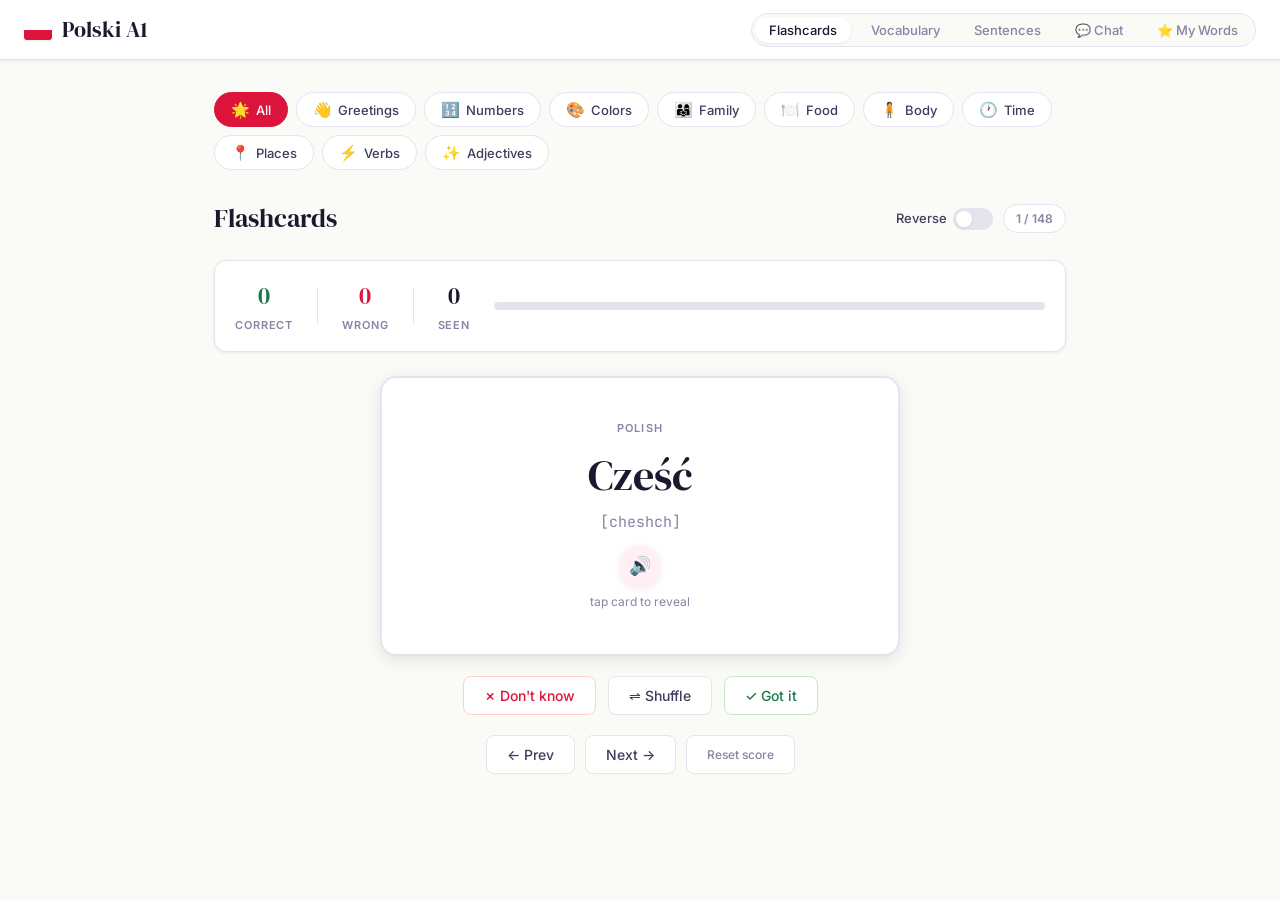
<file: Index.html>
<!DOCTYPE html>
<html lang="en">
<head>
<meta charset="UTF-8">
<meta name="viewport" content="width=device-width, initial-scale=1.0">
<title>Polski A1 — Learn Polish</title>
<style>
  @import url('https://fonts.googleapis.com/css2?family=DM+Serif+Display:ital@0;1&family=Inter:wght@300;400;500;600&family=JetBrains+Mono:wght@400;500&display=swap');

  :root {
    --cream: #FAFAF7;
    --white: #FFFFFF;
    --ink: #1A1A2E;
    --ink-soft: #3D3D5C;
    --muted: #8585A4;
    --divider: #E4E4EF;
    --polish-red: #DC143C;
    --polish-accent: #B01030;
    --polish-light: #FFF0F3;
    --green: #1A7A4A;
    --green-light: #EBF7F1;
    --amber: #C07A00;
    --amber-light: #FFF8E6;
    --blue: #1A4A8A;
    --blue-light: #EFF4FF;
    --shadow-sm: 0 1px 3px rgba(26,26,46,0.08);
    --shadow-md: 0 4px 16px rgba(26,26,46,0.10);
    --shadow-lg: 0 8px 32px rgba(26,26,46,0.12);
    --radius: 12px;
    --radius-sm: 8px;
  }

  * { box-sizing: border-box; margin: 0; padding: 0; }

  body {
    font-family: 'Inter', sans-serif;
    background: var(--cream);
    color: var(--ink);
    min-height: 100vh;
    font-size: 15px;
    line-height: 1.6;
  }

  /* HEADER */
  header {
    background: var(--white);
    border-bottom: 1px solid var(--divider);
    padding: 0 24px;
    display: flex;
    align-items: center;
    justify-content: space-between;
    height: 60px;
    position: sticky;
    top: 0;
    z-index: 100;
    box-shadow: var(--shadow-sm);
  }

  .logo {
    font-family: 'DM Serif Display', serif;
    font-size: 22px;
    color: var(--ink);
    display: flex;
    align-items: center;
    gap: 10px;
  }

  .logo .flag {
    width: 28px;
    height: 20px;
    border-radius: 3px;
    overflow: hidden;
    display: flex;
    flex-direction: column;
    box-shadow: var(--shadow-sm);
  }
  .flag-top { background: var(--white); flex: 1; }
  .flag-bottom { background: var(--polish-red); flex: 1; }

  .mode-toggle {
    display: flex;
    gap: 6px;
    background: var(--cream);
    border: 1px solid var(--divider);
    border-radius: 20px;
    padding: 3px;
  }

  .mode-btn {
    padding: 5px 14px;
    border: none;
    border-radius: 16px;
    font-family: 'Inter', sans-serif;
    font-size: 13px;
    font-weight: 500;
    cursor: pointer;
    transition: all 0.2s;
    background: transparent;
    color: var(--muted);
  }

  .mode-btn.active {
    background: var(--white);
    color: var(--ink);
    box-shadow: var(--shadow-sm);
  }

  /* MAIN LAYOUT */
  .app {
    max-width: 900px;
    margin: 0 auto;
    padding: 32px 24px 64px;
  }

  /* CATEGORY TABS */
  .category-bar {
    display: flex;
    gap: 8px;
    flex-wrap: wrap;
    margin-bottom: 28px;
  }

  .cat-btn {
    padding: 7px 16px;
    border: 1.5px solid var(--divider);
    border-radius: 20px;
    background: var(--white);
    font-family: 'Inter', sans-serif;
    font-size: 13px;
    font-weight: 500;
    color: var(--ink-soft);
    cursor: pointer;
    transition: all 0.18s;
    display: flex;
    align-items: center;
    gap: 6px;
  }

  .cat-btn:hover { border-color: var(--polish-red); color: var(--polish-red); }

  .cat-btn.active {
    background: var(--polish-red);
    border-color: var(--polish-red);
    color: white;
  }

  .cat-btn .cat-emoji { font-size: 15px; }

  /* SECTION HEADER */
  .section-header {
    display: flex;
    align-items: center;
    justify-content: space-between;
    margin-bottom: 20px;
  }

  .section-title {
    font-family: 'DM Serif Display', serif;
    font-size: 26px;
    color: var(--ink);
  }

  .progress-pill {
    font-size: 12px;
    font-weight: 600;
    color: var(--muted);
    background: var(--white);
    border: 1px solid var(--divider);
    border-radius: 20px;
    padding: 4px 12px;
  }

  /* FLASHCARD */
  .flashcard-area {
    display: flex;
    flex-direction: column;
    align-items: center;
    gap: 20px;
    margin-bottom: 36px;
  }

  .card-container {
    width: 100%;
    max-width: 520px;
    perspective: 1200px;
    height: 280px;
  }

  .card-inner {
    position: relative;
    width: 100%;
    height: 100%;
    transform-style: preserve-3d;
    transition: transform 0.5s cubic-bezier(0.4,0,0.2,1);
  }

  .card-inner.flipped { transform: rotateY(180deg); }

  .card-face {
    position: absolute;
    width: 100%;
    height: 100%;
    backface-visibility: hidden;
    -webkit-backface-visibility: hidden;
    border-radius: 16px;
    display: flex;
    flex-direction: column;
    align-items: center;
    justify-content: center;
    padding: 32px;
    cursor: pointer;
    box-shadow: var(--shadow-md);
    user-select: none;
  }

  .card-front {
    background: var(--white);
    border: 2px solid var(--divider);
  }

  .card-back {
    background: var(--polish-red);
    border: 2px solid var(--polish-accent);
    transform: rotateY(180deg);
  }

  .card-label {
    font-size: 11px;
    font-weight: 600;
    letter-spacing: 0.12em;
    text-transform: uppercase;
    margin-bottom: 12px;
  }

  .card-front .card-label { color: var(--muted); }
  .card-back .card-label { color: rgba(255,255,255,0.6); }

  .card-word {
    font-family: 'DM Serif Display', serif;
    font-size: 42px;
    text-align: center;
    line-height: 1.2;
    margin-bottom: 10px;
  }

  .card-front .card-word { color: var(--ink); }
  .card-back .card-word { color: white; }

  .card-pronunciation {
    font-family: 'JetBrains Mono', monospace;
    font-size: 15px;
    color: var(--muted);
    margin-bottom: 8px;
    text-align: center;
  }

  .card-back .card-pronunciation { color: rgba(255,255,255,0.7); }

  .card-hint {
    font-size: 12px;
    color: var(--muted);
    margin-top: 6px;
  }

  .card-back .card-hint { color: rgba(255,255,255,0.5); }

  .card-gender {
    display: inline-block;
    font-size: 11px;
    font-weight: 600;
    padding: 2px 8px;
    border-radius: 10px;
    margin-bottom: 8px;
  }

  .gender-m { background: #E8F0FE; color: #1A4A8A; }
  .gender-f { background: #FCE4EC; color: #880E4F; }
  .gender-n { background: #E8F5E9; color: #1B5E20; }

  .speak-btn {
    width: 40px;
    height: 40px;
    border-radius: 50%;
    border: none;
    cursor: pointer;
    display: flex;
    align-items: center;
    justify-content: center;
    font-size: 18px;
    transition: transform 0.15s, box-shadow 0.15s;
    margin-top: 4px;
  }

  .speak-btn:hover { transform: scale(1.1); }
  .speak-btn:active { transform: scale(0.95); }

  .card-front .speak-btn {
    background: var(--polish-light);
    color: var(--polish-red);
    box-shadow: 0 2px 8px rgba(220,20,60,0.12);
  }

  .card-back .speak-btn {
    background: rgba(255,255,255,0.2);
    color: white;
  }

  /* CARD CONTROLS */
  .card-controls {
    display: flex;
    gap: 12px;
    align-items: center;
  }

  .ctrl-btn {
    padding: 10px 20px;
    border: 1.5px solid var(--divider);
    border-radius: var(--radius-sm);
    background: var(--white);
    font-family: 'Inter', sans-serif;
    font-size: 14px;
    font-weight: 500;
    color: var(--ink-soft);
    cursor: pointer;
    transition: all 0.15s;
    display: flex;
    align-items: center;
    gap: 6px;
  }

  .ctrl-btn:hover { border-color: var(--ink-soft); color: var(--ink); }

  .ctrl-btn.primary {
    background: var(--ink);
    color: white;
    border-color: var(--ink);
  }

  .ctrl-btn.primary:hover { background: var(--ink-soft); }

  .ctrl-btn.danger {
    border-color: #FFCDD2;
    color: var(--polish-red);
  }

  .ctrl-btn.danger:hover { background: var(--polish-light); }

  .ctrl-btn.success {
    border-color: #C8E6C9;
    color: var(--green);
  }

  .ctrl-btn.success:hover { background: var(--green-light); }

  /* REVERSE MODE */
  .reverse-badge {
    display: inline-flex;
    align-items: center;
    gap: 6px;
    font-size: 12px;
    font-weight: 600;
    color: var(--blue);
    background: var(--blue-light);
    border-radius: 12px;
    padding: 4px 10px;
    margin-bottom: 16px;
  }

  /* VOCABULARY TABLE */
  .vocab-section { margin-bottom: 36px; }

  .vocab-table {
    width: 100%;
    background: var(--white);
    border-radius: var(--radius);
    border: 1px solid var(--divider);
    overflow: hidden;
    box-shadow: var(--shadow-sm);
  }

  .vocab-table table { width: 100%; border-collapse: collapse; }

  .vocab-table thead tr {
    background: var(--cream);
    border-bottom: 1px solid var(--divider);
  }

  .vocab-table th {
    padding: 12px 16px;
    text-align: left;
    font-size: 11px;
    font-weight: 600;
    text-transform: uppercase;
    letter-spacing: 0.1em;
    color: var(--muted);
  }

  .vocab-table td {
    padding: 12px 16px;
    border-bottom: 1px solid var(--divider);
    vertical-align: middle;
  }

  .vocab-table tr:last-child td { border-bottom: none; }

  .vocab-table tr:hover td { background: var(--cream); }

  .word-pl {
    font-family: 'DM Serif Display', serif;
    font-size: 17px;
    color: var(--ink);
  }

  .word-en {
    color: var(--ink-soft);
    font-size: 14px;
  }

  .word-pron {
    font-family: 'JetBrains Mono', monospace;
    font-size: 12px;
    color: var(--muted);
  }

  .tts-mini {
    background: none;
    border: 1px solid var(--divider);
    border-radius: 6px;
    padding: 4px 8px;
    cursor: pointer;
    font-size: 13px;
    color: var(--muted);
    transition: all 0.15s;
  }

  .tts-mini:hover {
    border-color: var(--polish-red);
    color: var(--polish-red);
    background: var(--polish-light);
  }

  /* SENTENCES */
  .sentence-list {
    display: flex;
    flex-direction: column;
    gap: 12px;
    margin-bottom: 36px;
  }

  .sentence-card {
    background: var(--white);
    border: 1px solid var(--divider);
    border-radius: var(--radius);
    padding: 18px 20px;
    display: flex;
    align-items: flex-start;
    gap: 14px;
    box-shadow: var(--shadow-sm);
    transition: box-shadow 0.15s;
  }

  .sentence-card:hover { box-shadow: var(--shadow-md); }

  .sentence-num {
    font-family: 'JetBrains Mono', monospace;
    font-size: 12px;
    color: var(--muted);
    min-width: 24px;
    padding-top: 2px;
  }

  .sentence-content { flex: 1; }

  .sentence-pl {
    font-family: 'DM Serif Display', serif;
    font-size: 18px;
    color: var(--ink);
    margin-bottom: 4px;
  }

  .sentence-en {
    font-size: 14px;
    color: var(--muted);
    font-style: italic;
  }

  .sentence-pron {
    font-family: 'JetBrains Mono', monospace;
    font-size: 12px;
    color: var(--divider);
    margin-top: 4px;
    color: #AEAECF;
  }

  .sentence-actions { display: flex; gap: 6px; padding-top: 2px; }

  /* SCORE BAR */
  .score-bar {
    background: var(--white);
    border: 1px solid var(--divider);
    border-radius: var(--radius);
    padding: 16px 20px;
    margin-bottom: 24px;
    display: flex;
    align-items: center;
    gap: 24px;
    box-shadow: var(--shadow-sm);
  }

  .score-item { display: flex; flex-direction: column; align-items: center; gap: 2px; }

  .score-num {
    font-family: 'DM Serif Display', serif;
    font-size: 24px;
  }

  .score-num.correct { color: var(--green); }
  .score-num.wrong { color: var(--polish-red); }
  .score-num.total { color: var(--ink); }

  .score-label { font-size: 11px; font-weight: 600; color: var(--muted); text-transform: uppercase; letter-spacing: 0.08em; }

  .score-divider { width: 1px; height: 36px; background: var(--divider); }

  .score-bar-fill {
    flex: 1;
    height: 8px;
    background: var(--divider);
    border-radius: 4px;
    overflow: hidden;
  }

  .score-bar-inner {
    height: 100%;
    background: linear-gradient(90deg, var(--green) 0%, #2ECC71 100%);
    border-radius: 4px;
    transition: width 0.4s ease;
  }

  /* EMPTY STATE */
  .empty-state {
    text-align: center;
    padding: 60px 24px;
    color: var(--muted);
  }

  .empty-state .emoji { font-size: 40px; margin-bottom: 12px; }

  /* TOAST */
  .toast {
    position: fixed;
    bottom: 24px;
    right: 24px;
    padding: 12px 18px;
    border-radius: var(--radius-sm);
    font-size: 14px;
    font-weight: 500;
    color: white;
    box-shadow: var(--shadow-lg);
    animation: slideIn 0.3s ease;
    z-index: 999;
  }

  .toast.correct { background: var(--green); }
  .toast.wrong { background: var(--polish-red); }

  @keyframes slideIn {
    from { transform: translateX(80px); opacity: 0; }
    to { transform: translateX(0); opacity: 1; }
  }

  /* RESPONSIVE */
  @media (max-width: 600px) {
    .app { padding: 20px 16px 48px; }
    .card-word { font-size: 32px; }
    .card-container { height: 240px; }
    header { padding: 0 16px; }
    .logo { font-size: 18px; }
  }

  /* ── CONVERSATION MODE ───────────────────────────────────── */
  .conv-layout {
    display: grid;
    grid-template-columns: 220px 1fr;
    gap: 20px;
    align-items: start;
  }

  @media (max-width: 700px) {
    .conv-layout { grid-template-columns: 1fr; }
    .conv-sidebar { display: flex; flex-wrap: wrap; gap: 8px; }
    .scenario-btn { flex: 1; min-width: 140px; }
  }

  .conv-sidebar {
    display: flex;
    flex-direction: column;
    gap: 8px;
  }

  .sidebar-label {
    font-size: 11px;
    font-weight: 600;
    text-transform: uppercase;
    letter-spacing: 0.1em;
    color: var(--muted);
    margin-bottom: 4px;
  }

  .scenario-btn {
    text-align: left;
    padding: 12px 14px;
    background: var(--white);
    border: 1.5px solid var(--divider);
    border-radius: var(--radius-sm);
    cursor: pointer;
    transition: all 0.15s;
    font-family: 'Inter', sans-serif;
  }

  .scenario-btn:hover { border-color: var(--polish-red); }

  .scenario-btn.active {
    border-color: var(--polish-red);
    background: var(--polish-light);
  }

  .scenario-btn .sc-emoji { font-size: 20px; display: block; margin-bottom: 4px; }
  .scenario-btn .sc-title { font-size: 13px; font-weight: 600; color: var(--ink); display: block; }
  .scenario-btn .sc-desc  { font-size: 11px; color: var(--muted); display: block; margin-top: 2px; }

  /* Chat window */
  .chat-window {
    background: var(--white);
    border: 1px solid var(--divider);
    border-radius: var(--radius);
    box-shadow: var(--shadow-sm);
    display: flex;
    flex-direction: column;
    height: 540px;
    overflow: hidden;
  }

  .chat-topbar {
    padding: 14px 18px;
    border-bottom: 1px solid var(--divider);
    display: flex;
    align-items: center;
    justify-content: space-between;
    background: var(--cream);
  }

  .chat-topbar-left { display: flex; align-items: center; gap: 10px; }

  .bot-avatar {
    width: 36px; height: 36px;
    background: var(--polish-red);
    border-radius: 50%;
    display: flex; align-items: center; justify-content: center;
    font-size: 18px;
    flex-shrink: 0;
  }

  .bot-name { font-size: 14px; font-weight: 600; color: var(--ink); }
  .bot-status { font-size: 11px; color: var(--green); }

  .chat-topbar-right { display: flex; gap: 8px; }

  .topbar-btn {
    padding: 5px 10px;
    font-size: 12px;
    font-weight: 500;
    font-family: 'Inter', sans-serif;
    border: 1px solid var(--divider);
    border-radius: 6px;
    background: var(--white);
    color: var(--ink-soft);
    cursor: pointer;
    transition: all 0.15s;
  }
  .topbar-btn:hover { border-color: var(--polish-red); color: var(--polish-red); }

  .chat-messages {
    flex: 1;
    overflow-y: auto;
    padding: 18px;
    display: flex;
    flex-direction: column;
    gap: 14px;
    scroll-behavior: smooth;
  }

  .msg {
    display: flex;
    gap: 10px;
    max-width: 88%;
    animation: msgIn 0.22s ease;
  }

  @keyframes msgIn {
    from { opacity: 0; transform: translateY(8px); }
    to   { opacity: 1; transform: translateY(0); }
  }

  .msg.bot { align-self: flex-start; }
  .msg.user { align-self: flex-end; flex-direction: row-reverse; }

  .msg-avatar {
    width: 30px; height: 30px;
    border-radius: 50%;
    display: flex; align-items: center; justify-content: center;
    font-size: 14px;
    flex-shrink: 0;
    margin-top: 2px;
  }

  .msg.bot .msg-avatar { background: var(--polish-light); }
  .msg.user .msg-avatar { background: var(--blue-light); }

  .msg-body { display: flex; flex-direction: column; gap: 4px; }

  .msg-bubble {
    padding: 10px 14px;
    border-radius: 14px;
    font-size: 14px;
    line-height: 1.55;
  }

  .msg.bot .msg-bubble {
    background: var(--cream);
    border: 1px solid var(--divider);
    border-top-left-radius: 4px;
    color: var(--ink);
  }

  .msg.user .msg-bubble {
    background: var(--ink);
    color: white;
    border-top-right-radius: 4px;
  }

  .msg-pl {
    font-family: 'DM Serif Display', serif;
    font-size: 16px;
    color: var(--ink);
    display: block;
  }

  .msg-en {
    font-size: 12px;
    color: var(--muted);
    font-style: italic;
    display: block;
    margin-top: 2px;
  }

  .msg-actions {
    display: flex;
    gap: 6px;
    margin-top: 2px;
  }

  .msg-tts {
    background: none;
    border: 1px solid var(--divider);
    border-radius: 5px;
    padding: 2px 7px;
    font-size: 11px;
    cursor: pointer;
    color: var(--muted);
    transition: all 0.15s;
    font-family: 'Inter', sans-serif;
  }
  .msg-tts:hover { border-color: var(--polish-red); color: var(--polish-red); background: var(--polish-light); }

  /* Correction bubble */
  .correction-bubble {
    background: var(--amber-light);
    border: 1px solid #F0C040;
    border-radius: 10px;
    padding: 8px 12px;
    font-size: 12.5px;
    color: var(--amber);
    line-height: 1.5;
    margin-top: 2px;
  }

  .correction-bubble .corr-label {
    font-weight: 700;
    font-size: 11px;
    text-transform: uppercase;
    letter-spacing: 0.08em;
    color: var(--amber);
    display: block;
    margin-bottom: 3px;
  }

  .correction-bubble .corr-fixed {
    font-family: 'DM Serif Display', serif;
    font-size: 15px;
    color: var(--ink);
    display: block;
  }

  /* Hint chips */
  .hint-chips {
    display: flex;
    flex-wrap: wrap;
    gap: 6px;
    margin-top: 6px;
  }

  .hint-chip {
    padding: 4px 10px;
    background: var(--blue-light);
    border: 1px solid #C5D9FF;
    border-radius: 12px;
    font-size: 12px;
    color: var(--blue);
    cursor: pointer;
    transition: all 0.12s;
    font-family: 'Inter', sans-serif;
  }
  .hint-chip:hover { background: var(--blue); color: white; }

  /* Typing indicator */
  .typing-indicator {
    display: flex;
    gap: 4px;
    padding: 10px 14px;
    background: var(--cream);
    border: 1px solid var(--divider);
    border-radius: 14px;
    border-top-left-radius: 4px;
    width: fit-content;
    align-items: center;
  }

  .typing-dot {
    width: 7px; height: 7px;
    background: var(--muted);
    border-radius: 50%;
    animation: typingBounce 1.2s infinite;
  }
  .typing-dot:nth-child(2) { animation-delay: 0.2s; }
  .typing-dot:nth-child(3) { animation-delay: 0.4s; }

  @keyframes typingBounce {
    0%, 60%, 100% { transform: translateY(0); opacity: 0.4; }
    30% { transform: translateY(-5px); opacity: 1; }
  }

  /* Input bar */
  .chat-inputbar {
    padding: 12px 16px;
    border-top: 1px solid var(--divider);
    display: flex;
    gap: 8px;
    align-items: flex-end;
    background: var(--white);
  }

  .chat-input {
    flex: 1;
    padding: 10px 14px;
    border: 1.5px solid var(--divider);
    border-radius: 22px;
    font-family: 'Inter', sans-serif;
    font-size: 14px;
    color: var(--ink);
    background: var(--cream);
    resize: none;
    outline: none;
    line-height: 1.4;
    max-height: 100px;
    transition: border-color 0.15s;
  }

  .chat-input:focus { border-color: var(--polish-red); background: var(--white); }
  .chat-input::placeholder { color: var(--muted); }

  .send-btn {
    width: 40px; height: 40px;
    border-radius: 50%;
    border: none;
    background: var(--polish-red);
    color: white;
    font-size: 16px;
    cursor: pointer;
    transition: transform 0.15s, background 0.15s;
    flex-shrink: 0;
    display: flex; align-items: center; justify-content: center;
  }
  .send-btn:hover { background: var(--polish-accent); transform: scale(1.07); }
  .send-btn:disabled { background: var(--divider); cursor: default; transform: none; }

  .tts-toggle-btn {
    width: 40px; height: 40px;
    border-radius: 50%;
    border: 1.5px solid var(--divider);
    background: var(--white);
    color: var(--muted);
    font-size: 17px;
    cursor: pointer;
    transition: all 0.15s;
    flex-shrink: 0;
    display: flex; align-items: center; justify-content: center;
  }
  .tts-toggle-btn.on { border-color: var(--polish-red); background: var(--polish-light); color: var(--polish-red); }

  /* Scenario intro card */
  .scenario-intro {
    background: linear-gradient(135deg, #FFF5F7 0%, #FFF0F3 100%);
    border: 1px solid #F5C6D0;
    border-radius: var(--radius);
    padding: 16px 18px;
    margin-bottom: 4px;
  }

  .scenario-intro .sc-tag {
    font-size: 11px;
    font-weight: 700;
    text-transform: uppercase;
    letter-spacing: 0.1em;
    color: var(--polish-red);
    display: block;
    margin-bottom: 4px;
  }

  .scenario-intro .sc-name {
    font-family: 'DM Serif Display', serif;
    font-size: 18px;
    color: var(--ink);
    margin-bottom: 4px;
  }

  .scenario-intro .sc-goal {
    font-size: 12px;
    color: var(--ink-soft);
  }

  /* ── MY WORDS MODE ───────────────────────────────────────── */
  .mw-layout {
    display: grid;
    grid-template-columns: 1fr 1fr;
    gap: 24px;
    align-items: start;
  }
  @media (max-width: 700px) { .mw-layout { grid-template-columns: 1fr; } }

  /* Add-word form */
  .add-word-panel {
    background: var(--white);
    border: 1px solid var(--divider);
    border-radius: var(--radius);
    padding: 22px;
    box-shadow: var(--shadow-sm);
  }

  .add-word-panel h3 {
    font-family: 'DM Serif Display', serif;
    font-size: 18px;
    color: var(--ink);
    margin-bottom: 16px;
    display: flex;
    align-items: center;
    gap: 8px;
  }

  .field-group {
    display: flex;
    flex-direction: column;
    gap: 12px;
    margin-bottom: 16px;
  }

  .field-row { display: flex; flex-direction: column; gap: 5px; }

  .field-label {
    font-size: 11px;
    font-weight: 600;
    text-transform: uppercase;
    letter-spacing: 0.09em;
    color: var(--muted);
  }

  .field-input {
    padding: 9px 12px;
    border: 1.5px solid var(--divider);
    border-radius: var(--radius-sm);
    font-family: 'Inter', sans-serif;
    font-size: 14px;
    color: var(--ink);
    background: var(--cream);
    outline: none;
    transition: border-color 0.15s, background 0.15s;
    width: 100%;
  }
  .field-input:focus { border-color: var(--polish-red); background: var(--white); }
  .field-input::placeholder { color: var(--muted); }

  .field-input.pl-font { font-family: 'DM Serif Display', serif; font-size: 16px; }

  .add-btn {
    width: 100%;
    padding: 11px;
    background: var(--polish-red);
    color: white;
    border: none;
    border-radius: var(--radius-sm);
    font-family: 'Inter', sans-serif;
    font-size: 14px;
    font-weight: 600;
    cursor: pointer;
    transition: background 0.15s, transform 0.1s;
    display: flex;
    align-items: center;
    justify-content: center;
    gap: 6px;
  }
  .add-btn:hover { background: var(--polish-accent); }
  .add-btn:active { transform: scale(0.98); }

  .ai-btn {
    width: 100%;
    padding: 9px;
    background: var(--blue-light);
    color: var(--blue);
    border: 1.5px solid #C5D9FF;
    border-radius: var(--radius-sm);
    font-family: 'Inter', sans-serif;
    font-size: 13px;
    font-weight: 600;
    cursor: pointer;
    transition: all 0.15s;
    margin-bottom: 10px;
    display: flex;
    align-items: center;
    justify-content: center;
    gap: 6px;
  }
  .ai-btn:hover { background: var(--blue); color: white; }
  .ai-btn:disabled { opacity: 0.5; cursor: default; }

  .ai-result-box {
    background: var(--cream);
    border: 1px solid var(--divider);
    border-radius: var(--radius-sm);
    padding: 12px 14px;
    font-size: 13px;
    color: var(--ink-soft);
    margin-bottom: 10px;
    display: none;
    line-height: 1.6;
  }
  .ai-result-box.visible { display: block; }
  .ai-result-box .ai-pron { font-family: 'JetBrains Mono', monospace; color: var(--muted); font-size: 12px; }
  .ai-result-box .ai-sentence { margin-top: 6px; font-style: italic; color: var(--ink); }
  .ai-result-box .ai-sentence strong { font-style: normal; color: var(--polish-red); }

  /* My Words list panel */
  .mw-list-panel {
    display: flex;
    flex-direction: column;
    gap: 12px;
  }

  .mw-list-header {
    display: flex;
    align-items: center;
    justify-content: space-between;
  }

  .mw-list-header h3 {
    font-family: 'DM Serif Display', serif;
    font-size: 18px;
    color: var(--ink);
  }

  .mw-count-pill {
    font-size: 12px;
    font-weight: 600;
    color: var(--muted);
    background: var(--white);
    border: 1px solid var(--divider);
    border-radius: 20px;
    padding: 3px 10px;
  }

  .mw-empty {
    background: var(--white);
    border: 1.5px dashed var(--divider);
    border-radius: var(--radius);
    padding: 40px 24px;
    text-align: center;
    color: var(--muted);
    font-size: 14px;
  }
  .mw-empty .mw-empty-icon { font-size: 32px; margin-bottom: 10px; }

  .mw-word-card {
    background: var(--white);
    border: 1px solid var(--divider);
    border-radius: var(--radius);
    padding: 14px 16px;
    box-shadow: var(--shadow-sm);
    transition: box-shadow 0.15s;
    display: flex;
    flex-direction: column;
    gap: 6px;
  }
  .mw-word-card:hover { box-shadow: var(--shadow-md); }

  .mw-card-top {
    display: flex;
    align-items: flex-start;
    justify-content: space-between;
    gap: 8px;
  }

  .mw-pl {
    font-family: 'DM Serif Display', serif;
    font-size: 20px;
    color: var(--ink);
    line-height: 1.2;
  }

  .mw-en {
    font-size: 13px;
    color: var(--muted);
  }

  .mw-pron {
    font-family: 'JetBrains Mono', monospace;
    font-size: 11px;
    color: #AEAECF;
  }

  .mw-sentence {
    font-size: 12.5px;
    color: var(--ink-soft);
    font-style: italic;
    border-top: 1px solid var(--divider);
    padding-top: 6px;
    margin-top: 2px;
    line-height: 1.5;
  }
  .mw-sentence .mw-sent-pl { color: var(--ink); font-style: normal; display: block; }
  .mw-sentence .mw-sent-en { color: var(--muted); display: block; font-size: 11.5px; }

  .mw-card-actions {
    display: flex;
    gap: 6px;
    margin-top: 2px;
    flex-wrap: wrap;
  }

  .mw-action-btn {
    padding: 3px 9px;
    font-size: 11.5px;
    font-family: 'Inter', sans-serif;
    font-weight: 500;
    border-radius: 6px;
    border: 1px solid var(--divider);
    background: none;
    cursor: pointer;
    color: var(--muted);
    transition: all 0.13s;
  }
  .mw-action-btn:hover { border-color: var(--ink-soft); color: var(--ink); }
  .mw-action-btn.del:hover { border-color: var(--polish-red); color: var(--polish-red); background: var(--polish-light); }

  /* My Words flashcard section */
  .mw-fc-section {
    margin-top: 32px;
    padding-top: 24px;
    border-top: 1px solid var(--divider);
  }

  .mw-fc-header {
    display: flex;
    align-items: center;
    justify-content: space-between;
    margin-bottom: 20px;
  }

  .mw-fc-title {
    font-family: 'DM Serif Display', serif;
    font-size: 22px;
    color: var(--ink);
  }

  .mw-fc-controls {
    display: flex;
    gap: 8px;
    align-items: center;
    flex-wrap: wrap;
  }

  /* Export reminder banner */
  .export-reminder {
    display: none;
    background: var(--amber-light);
    border: 1.5px solid #F0C040;
    border-radius: var(--radius);
    padding: 14px 16px;
    margin-bottom: 20px;
    gap: 12px;
    align-items: center;
  }
  .export-reminder.show { display: flex; }
  .export-reminder .er-icon { font-size: 22px; flex-shrink: 0; }
  .export-reminder .er-text { flex: 1; font-size: 13px; color: var(--ink-soft); line-height: 1.5; }
  .export-reminder .er-text strong { color: var(--ink); }
  .export-reminder .er-actions { display: flex; gap: 8px; flex-shrink: 0; }
  .export-reminder .er-btn {
    padding: 7px 14px;
    border-radius: var(--radius-sm);
    font-family: 'Inter', sans-serif;
    font-size: 13px;
    font-weight: 600;
    cursor: pointer;
    border: none;
    transition: all 0.15s;
  }
  .export-reminder .er-btn.primary { background: var(--amber); color: white; }
  .export-reminder .er-btn.primary:hover { background: #A06800; }
  .export-reminder .er-btn.dismiss { background: transparent; color: var(--muted); border: 1px solid var(--divider); }
  .export-reminder .er-btn.dismiss:hover { color: var(--ink); }
</style>
</head>
<body>

<header>
  <div class="logo">
    <div class="flag"><div class="flag-top"></div><div class="flag-bottom"></div></div>
    Polski A1
  </div>
  <div class="mode-toggle">
    <button class="mode-btn active" onclick="setMode('flashcards')">Flashcards</button>
    <button class="mode-btn" onclick="setMode('vocab')">Vocabulary</button>
    <button class="mode-btn" onclick="setMode('sentences')">Sentences</button>
    <button class="mode-btn" onclick="setMode('conversation')">💬 Chat</button>
    <button class="mode-btn" onclick="setMode('mywords')">⭐ My Words</button>
  </div>
</header>

<div class="app">
  <!-- CATEGORY BAR -->
  <div class="category-bar" id="categoryBar"></div>

  <!-- FLASHCARD MODE -->
  <div id="flashcardMode">
    <div class="section-header">
      <div class="section-title" id="fcTitle">Flashcards</div>
      <div style="display:flex;gap:10px;align-items:center;">
        <div style="display:flex;align-items:center;gap:6px;">
          <label style="font-size:13px;font-weight:500;color:var(--ink-soft);">Reverse</label>
          <div style="position:relative;width:40px;height:22px;cursor:pointer;" onclick="toggleReverse()">
            <div id="toggleTrack" style="width:40px;height:22px;background:var(--divider);border-radius:11px;transition:background 0.2s;"></div>
            <div id="toggleThumb" style="position:absolute;top:3px;left:3px;width:16px;height:16px;background:white;border-radius:50%;box-shadow:var(--shadow-sm);transition:left 0.2s;"></div>
          </div>
        </div>
        <div class="progress-pill" id="progressPill">1 / 1</div>
      </div>
    </div>

    <div id="reverseBadge" style="display:none;" class="reverse-badge">
      🔄 English → Polish mode
    </div>

    <div class="score-bar">
      <div class="score-item"><div class="score-num correct" id="scoreCorrect">0</div><div class="score-label">Correct</div></div>
      <div class="score-divider"></div>
      <div class="score-item"><div class="score-num wrong" id="scoreWrong">0</div><div class="score-label">Wrong</div></div>
      <div class="score-divider"></div>
      <div class="score-item"><div class="score-num total" id="scoreTotal">0</div><div class="score-label">Seen</div></div>
      <div class="score-bar-fill"><div class="score-bar-inner" id="scoreBarInner" style="width:0%"></div></div>
    </div>

    <div class="flashcard-area">
      <div class="card-container">
        <div class="card-inner" id="cardInner" onclick="flipCard()">
          <div class="card-face card-front" id="cardFront">
            <div class="card-label" id="frontLabel">Polish</div>
            <div id="frontGender"></div>
            <div class="card-word" id="frontWord">—</div>
            <div class="card-pronunciation" id="frontPron"></div>
            <button class="speak-btn" id="frontSpeak" onclick="event.stopPropagation(); speakFront()">🔊</button>
            <div class="card-hint">tap card to reveal</div>
          </div>
          <div class="card-face card-back" id="cardBack">
            <div class="card-label" id="backLabel">English</div>
            <div class="card-word" id="backWord">—</div>
            <div class="card-pronunciation" id="backPron"></div>
            <button class="speak-btn" id="backSpeak" onclick="event.stopPropagation(); speakBack()">🔊</button>
          </div>
        </div>
      </div>

      <div class="card-controls">
        <button class="ctrl-btn danger" onclick="markCard(false)">✗ Don't know</button>
        <button class="ctrl-btn" onclick="shuffleCards()">⇌ Shuffle</button>
        <button class="ctrl-btn success" onclick="markCard(true)">✓ Got it</button>
      </div>
      <div style="display:flex;gap:10px;">
        <button class="ctrl-btn" onclick="prevCard()">← Prev</button>
        <button class="ctrl-btn" onclick="nextCard()">Next →</button>
        <button class="ctrl-btn" onclick="resetScore()" style="font-size:12px;color:var(--muted)">Reset score</button>
      </div>
    </div>
  </div>

  <!-- VOCAB MODE -->
  <div id="vocabMode" style="display:none;">
    <div class="section-header">
      <div class="section-title" id="vocabTitle">Vocabulary</div>
      <div class="progress-pill" id="vocabCount">0 words</div>
    </div>
    <div class="vocab-section">
      <div class="vocab-table">
        <table>
          <thead><tr>
            <th>Polish</th>
            <th>Pronunciation</th>
            <th>English</th>
            <th>Gender</th>
            <th></th>
          </tr></thead>
          <tbody id="vocabBody"></tbody>
        </table>
      </div>
    </div>
  </div>

  <!-- CONVERSATION MODE -->
  <div id="conversationMode" style="display:none;">
    <div class="section-header" style="margin-bottom:16px;">
      <div class="section-title">💬 Conversation Practice</div>
      <div class="progress-pill">A1 Level</div>
    </div>
    <div class="conv-layout">
      <!-- Sidebar: scenarios -->
      <div class="conv-sidebar">
        <div class="sidebar-label">Choose a scenario</div>
        <button class="scenario-btn active" id="sc-btn-cafe" onclick="startScenario('cafe')">
          <span class="sc-emoji">☕</span>
          <span class="sc-title">At the Café</span>
          <span class="sc-desc">Order food & drinks</span>
        </button>
        <button class="scenario-btn" id="sc-btn-intro" onclick="startScenario('intro')">
          <span class="sc-emoji">👋</span>
          <span class="sc-title">Introductions</span>
          <span class="sc-desc">Meet someone new</span>
        </button>
        <button class="scenario-btn" id="sc-btn-shop" onclick="startScenario('shop')">
          <span class="sc-emoji">🛒</span>
          <span class="sc-title">At the Shop</span>
          <span class="sc-desc">Buy things, ask prices</span>
        </button>
        <button class="scenario-btn" id="sc-btn-directions" onclick="startScenario('directions')">
          <span class="sc-emoji">🗺️</span>
          <span class="sc-title">Directions</span>
          <span class="sc-desc">Ask where things are</span>
        </button>
        <button class="scenario-btn" id="sc-btn-family" onclick="startScenario('family')">
          <span class="sc-emoji">👨‍👩‍👧</span>
          <span class="sc-title">Family & Life</span>
          <span class="sc-desc">Talk about yourself</span>
        </button>
      </div>

      <!-- Chat window -->
      <div>
        <div id="scenarioIntro" class="scenario-intro" style="display:none;">
          <span class="sc-tag">Scenario</span>
          <div class="sc-name" id="introName"></div>
          <div class="sc-goal" id="introGoal"></div>
        </div>
        <div class="chat-window">
          <div class="chat-topbar">
            <div class="chat-topbar-left">
              <div class="bot-avatar">🧑‍🏫</div>
              <div>
                <div class="bot-name">Agnieszka</div>
                <div class="bot-status">● Polish tutor</div>
              </div>
            </div>
            <div class="chat-topbar-right">
              <button class="topbar-btn" id="ttsAutoBtn" onclick="toggleAutoTTS()" title="Auto-read bot messages">🔊 Auto-read</button>
              <button class="topbar-btn" onclick="restartConversation()">↺ Restart</button>
            </div>
          </div>
          <div class="chat-messages" id="chatMessages"></div>
          <div class="chat-inputbar">
            <textarea class="chat-input" id="chatInput" rows="1" placeholder="Type your Polish reply… (or English if you're stuck)"
              onkeydown="handleChatKey(event)" oninput="autoResize(this)"></textarea>
            <button class="send-btn" id="sendBtn" onclick="sendUserMessage()">➤</button>
          </div>
        </div>
      </div>
    </div>
  </div>

  <!-- SENTENCES MODE -->
  <div id="sentenceMode" style="display:none;">
    <div class="section-header">
      <div class="section-title" id="sentTitle">Sentences</div>
      <div class="progress-pill" id="sentCount">0 phrases</div>
    </div>
    <div class="sentence-list" id="sentenceList"></div>
  </div>

  <!-- MY WORDS MODE -->
  <div id="mywordsMode" style="display:none;">
    <div class="section-header" style="margin-bottom:20px;">
      <div class="section-title">⭐ My Words</div>
      <div class="progress-pill" id="mwTotalPill">0 saved</div>
    </div>

    <!-- Export reminder banner -->
    <div class="export-reminder" id="exportReminder">
      <div class="er-icon">💾</div>
      <div class="er-text">
        <strong>Don't lose your words!</strong> You've added a few words — export a backup file so you never lose them if Chrome clears its data.
      </div>
      <div class="er-actions">
        <button class="er-btn primary" onclick="mwExport(); dismissReminder()">⬇ Export now</button>
        <button class="er-btn dismiss" onclick="dismissReminder()">Later</button>
      </div>
    </div>

    <div class="mw-layout">
      <!-- Left: Add word form -->
      <div class="add-word-panel">
        <h3>➕ Add a word</h3>
        <div class="field-group">
          <div class="field-row">
            <span class="field-label">Polish word *</span>
            <input class="field-input pl-font" id="mwInputPl" placeholder="e.g. herbata" oninput="mwClearAI()">
          </div>
          <div class="field-row">
            <span class="field-label">English meaning *</span>
            <input class="field-input" id="mwInputEn" placeholder="e.g. tea">
          </div>
          <div class="field-row">
            <span class="field-label">Pronunciation (optional)</span>
            <input class="field-input" id="mwInputPron" placeholder="e.g. hehr-BAH-tah">
          </div>
          <div class="field-row">
            <span class="field-label">Example sentence in Polish (optional)</span>
            <input class="field-input" id="mwInputSentPl" placeholder="e.g. Chcę herbatę, proszę.">
          </div>
          <div class="field-row">
            <span class="field-label">Sentence translation (optional)</span>
            <input class="field-input" id="mwInputSentEn" placeholder="e.g. I would like tea, please.">
          </div>
        </div>

        <button class="ai-btn" id="mwAiBtn" onclick="mwAIFill()">✨ Auto-fill with AI</button>
        <div class="ai-result-box" id="mwAiBox"></div>

        <button class="add-btn" onclick="mwAddWord()">+ Add to My Words</button>
      </div>

      <!-- Right: Saved words list -->
      <div class="mw-list-panel">
        <div class="mw-list-header">
          <h3>📚 Saved Words</h3>
          <div style="display:flex;gap:6px;align-items:center;flex-wrap:wrap;">
            <span class="mw-count-pill" id="mwListCount">0 words</span>
            <button class="topbar-btn" onclick="mwExport()" title="Save your words to a file">⬇ Export</button>
            <label class="topbar-btn" title="Load words from a file" style="cursor:pointer;margin:0;">
              ⬆ Import<input type="file" accept=".json" onchange="mwImport(event)" style="display:none;">
            </label>
            <button class="topbar-btn" onclick="mwClearAll()" style="font-size:11px;color:var(--muted);">Clear all</button>
          </div>
        </div>
        <div id="mwWordList">
          <div class="mw-empty">
            <div class="mw-empty-icon">📖</div>
            <div>No words saved yet.<br>Add your first word on the left!</div>
          </div>
        </div>
      </div>
    </div>

    <!-- My Words Flashcard section -->
    <div class="mw-fc-section" id="mwFcSection" style="display:none;">
      <div class="mw-fc-header">
        <div class="mw-fc-title">🃏 Flashcard Practice</div>
        <div class="mw-fc-controls">
          <div style="display:flex;align-items:center;gap:6px;">
            <label style="font-size:13px;font-weight:500;color:var(--ink-soft);">Reverse</label>
            <div style="position:relative;width:40px;height:22px;cursor:pointer;" onclick="mwToggleReverse()">
              <div id="mwToggleTrack" style="width:40px;height:22px;background:var(--divider);border-radius:11px;transition:background 0.2s;"></div>
              <div id="mwToggleThumb" style="position:absolute;top:3px;left:3px;width:16px;height:16px;background:white;border-radius:50%;box-shadow:var(--shadow-sm);transition:left 0.2s;"></div>
            </div>
          </div>
          <div class="progress-pill" id="mwProgressPill">1 / 1</div>
          <button class="ctrl-btn" onclick="mwShuffle()" style="font-size:13px;padding:7px 14px;">⇌ Shuffle</button>
          <button class="ctrl-btn" onclick="mwResetScore()" style="font-size:12px;padding:7px 14px;color:var(--muted);">Reset</button>
        </div>
      </div>

      <!-- Score bar -->
      <div class="score-bar" style="margin-bottom:20px;">
        <div class="score-item"><div class="score-num correct" id="mwScoreCorrect">0</div><div class="score-label">Correct</div></div>
        <div class="score-divider"></div>
        <div class="score-item"><div class="score-num wrong" id="mwScoreWrong">0</div><div class="score-label">Wrong</div></div>
        <div class="score-divider"></div>
        <div class="score-item"><div class="score-num total" id="mwScoreTotal">0</div><div class="score-label">Seen</div></div>
        <div class="score-bar-fill"><div class="score-bar-inner" id="mwScoreBar" style="width:0%"></div></div>
      </div>

      <div class="flashcard-area">
        <div class="card-container">
          <div class="card-inner" id="mwCardInner" onclick="mwFlipCard()">
            <div class="card-face card-front">
              <div class="card-label" id="mwFrontLabel">Polish</div>
              <div class="card-word" id="mwFrontWord">—</div>
              <div class="card-pronunciation" id="mwFrontPron"></div>
              <button class="speak-btn card-front" style="background:var(--polish-light);color:var(--polish-red);"
                onclick="event.stopPropagation(); mwSpeakFront()">🔊</button>
              <div class="card-hint" id="mwFrontHint">tap card to reveal</div>
            </div>
            <div class="card-face card-back">
              <div class="card-label" id="mwBackLabel">English</div>
              <div class="card-word" id="mwBackWord">—</div>
              <div class="card-pronunciation" id="mwBackPron" style="color:rgba(255,255,255,0.7);"></div>
              <div id="mwBackForms" style="display:none;"></div>
              <div id="mwBackSentence" style="font-size:13px;color:rgba(255,255,255,0.8);text-align:center;margin-top:6px;font-style:italic;max-width:90%;"></div>
              <button class="speak-btn" style="background:rgba(255,255,255,0.2);color:white;margin-top:4px;"
                onclick="event.stopPropagation(); mwSpeakBack()">🔊</button>
            </div>
          </div>
        </div>

        <div class="card-controls">
          <button class="ctrl-btn danger" onclick="mwMarkCard(false)">✗ Don't know</button>
          <button class="ctrl-btn" onclick="mwPrevCard()">← Prev</button>
          <button class="ctrl-btn" onclick="mwNextCard()">Next →</button>
          <button class="ctrl-btn success" onclick="mwMarkCard(true)">✓ Got it</button>
        </div>
      </div>
    </div>
  </div>
</div>

<script>
// ─── DATA ────────────────────────────────────────────────────────────────────
const CATEGORIES = [
  { id: 'all',        label: 'All',         emoji: '🌟' },
  { id: 'greetings',  label: 'Greetings',   emoji: '👋' },
  { id: 'numbers',    label: 'Numbers',     emoji: '🔢' },
  { id: 'colors',     label: 'Colors',      emoji: '🎨' },
  { id: 'family',     label: 'Family',      emoji: '👨‍👩‍👧' },
  { id: 'food',       label: 'Food',        emoji: '🍽️' },
  { id: 'body',       label: 'Body',        emoji: '🧍' },
  { id: 'time',       label: 'Time',        emoji: '🕐' },
  { id: 'places',     label: 'Places',      emoji: '📍' },
  { id: 'verbs',      label: 'Verbs',       emoji: '⚡' },
  { id: 'adjectives', label: 'Adjectives',  emoji: '✨' },
];

// gender: m=masculine, f=feminine, n=neuter, —=no gender
const VOCAB = [
  // GREETINGS
  { pl:'Cześć',         pron:'cheshch',           en:'Hi / Hello',        cat:'greetings', g:'—' },
  { pl:'Dzień dobry',   pron:'djen DOH-brih',      en:'Good morning/day',  cat:'greetings', g:'—' },
  { pl:'Dobry wieczór', pron:'DOH-brih VYEH-choor', en:'Good evening',     cat:'greetings', g:'—' },
  { pl:'Dobranoc',      pron:'doh-BRAH-nots',      en:'Good night',        cat:'greetings', g:'—' },
  { pl:'Do widzenia',   pron:'doh vee-DZEH-nyah',  en:'Goodbye',           cat:'greetings', g:'—' },
  { pl:'Pa pa',         pron:'pah pah',             en:'Bye bye',           cat:'greetings', g:'—' },
  { pl:'Proszę',        pron:'PROH-sheh',           en:'Please / Here you go', cat:'greetings', g:'—' },
  { pl:'Dziękuję',      pron:'djen-KOO-yeh',        en:'Thank you',         cat:'greetings', g:'—' },
  { pl:'Przepraszam',   pron:'pshe-PRAH-shahm',     en:'Excuse me / Sorry', cat:'greetings', g:'—' },
  { pl:'Tak',           pron:'tahk',                en:'Yes',               cat:'greetings', g:'—' },
  { pl:'Nie',           pron:'nyeh',                en:'No',                cat:'greetings', g:'—' },
  { pl:'Jak się masz?', pron:'yahk sheh mahsh',     en:'How are you?',      cat:'greetings', g:'—' },
  { pl:'Dobrze',        pron:'DOH-bzheh',           en:'Fine / Good',       cat:'greetings', g:'—' },
  { pl:'Jak masz na imię?', pron:'yahk mahsh nah EE-myeh', en:'What is your name?', cat:'greetings', g:'—' },
  { pl:'Mam na imię…',  pron:'mahm nah EE-myeh',   en:'My name is…',       cat:'greetings', g:'—' },

  // NUMBERS
  { pl:'zero',    pron:'ZEH-ro',     en:'zero',    cat:'numbers', g:'n' },
  { pl:'jeden',   pron:'YEH-den',    en:'one',     cat:'numbers', g:'m' },
  { pl:'dwa',     pron:'dvah',       en:'two',     cat:'numbers', g:'n' },
  { pl:'trzy',    pron:'tshih',      en:'three',   cat:'numbers', g:'—' },
  { pl:'cztery',  pron:'CHTEH-rih',  en:'four',    cat:'numbers', g:'—' },
  { pl:'pięć',    pron:'pyench',     en:'five',    cat:'numbers', g:'—' },
  { pl:'sześć',   pron:'sheshch',    en:'six',     cat:'numbers', g:'—' },
  { pl:'siedem',  pron:'SHYEH-dem',  en:'seven',   cat:'numbers', g:'—' },
  { pl:'osiem',   pron:'OH-shyem',   en:'eight',   cat:'numbers', g:'—' },
  { pl:'dziewięć',pron:'djeh-VYENCH',en:'nine',    cat:'numbers', g:'—' },
  { pl:'dziesięć',pron:'djeh-SHENCH',en:'ten',     cat:'numbers', g:'—' },
  { pl:'dwadzieścia', pron:'dvah-DJESH-chah', en:'twenty', cat:'numbers', g:'—' },
  { pl:'sto',     pron:'stoh',       en:'hundred', cat:'numbers', g:'n' },
  { pl:'tysiąc',  pron:'TIH-shonts', en:'thousand',cat:'numbers', g:'m' },

  // COLORS
  { pl:'czerwony',  pron:'chehr-VOH-nih', en:'red',    cat:'colors', g:'m' },
  { pl:'niebieski', pron:'nyeh-BYEH-skee', en:'blue',  cat:'colors', g:'m' },
  { pl:'zielony',   pron:'zheh-LOH-nih',  en:'green',  cat:'colors', g:'m' },
  { pl:'żółty',     pron:'ZHOOL-tih',     en:'yellow', cat:'colors', g:'m' },
  { pl:'czarny',    pron:'CHAHR-nih',     en:'black',  cat:'colors', g:'m' },
  { pl:'biały',     pron:'BYAH-wih',      en:'white',  cat:'colors', g:'m' },
  { pl:'szary',     pron:'SHAH-rih',      en:'grey',   cat:'colors', g:'m' },
  { pl:'brązowy',   pron:'bron-ZOH-vih',  en:'brown',  cat:'colors', g:'m' },
  { pl:'różowy',    pron:'roo-ZHO-vih',   en:'pink',   cat:'colors', g:'m' },
  { pl:'pomarańczowy', pron:'po-mah-RAN-choh-vih', en:'orange', cat:'colors', g:'m' },
  { pl:'fioletowy', pron:'fyo-leh-TOH-vih', en:'purple', cat:'colors', g:'m' },

  // FAMILY
  { pl:'mama',     pron:'MAH-mah',   en:'mum',          cat:'family', g:'f' },
  { pl:'tata',     pron:'TAH-tah',   en:'dad',           cat:'family', g:'m' },
  { pl:'brat',     pron:'braht',     en:'brother',       cat:'family', g:'m' },
  { pl:'siostra',  pron:'SHYO-strah',en:'sister',        cat:'family', g:'f' },
  { pl:'dziadek',  pron:'DJAH-dek',  en:'grandfather',   cat:'family', g:'m' },
  { pl:'babcia',   pron:'BAH-bchah', en:'grandmother',   cat:'family', g:'f' },
  { pl:'syn',      pron:'sin',       en:'son',           cat:'family', g:'m' },
  { pl:'córka',    pron:'TSOOR-kah', en:'daughter',      cat:'family', g:'f' },
  { pl:'wujek',    pron:'VOO-yek',   en:'uncle',         cat:'family', g:'m' },
  { pl:'ciotka',   pron:'CHYOT-kah', en:'aunt',          cat:'family', g:'f' },
  { pl:'mąż',      pron:'monzh',     en:'husband',       cat:'family', g:'m' },
  { pl:'żona',     pron:'ZHOH-nah',  en:'wife',          cat:'family', g:'f' },
  { pl:'dziecko',  pron:'DJETS-ko',  en:'child',         cat:'family', g:'n' },

  // FOOD
  { pl:'chleb',    pron:'khlep',     en:'bread',     cat:'food', g:'m' },
  { pl:'woda',     pron:'VOH-dah',   en:'water',     cat:'food', g:'f' },
  { pl:'herbata',  pron:'hehr-BAH-tah', en:'tea',    cat:'food', g:'f' },
  { pl:'kawa',     pron:'KAH-vah',   en:'coffee',    cat:'food', g:'f' },
  { pl:'mleko',    pron:'MLEH-ko',   en:'milk',      cat:'food', g:'n' },
  { pl:'jabłko',   pron:'YAHB-wko',  en:'apple',     cat:'food', g:'n' },
  { pl:'zupa',     pron:'ZOO-pah',   en:'soup',      cat:'food', g:'f' },
  { pl:'mięso',    pron:'MYEN-soh',  en:'meat',      cat:'food', g:'n' },
  { pl:'ryba',     pron:'RIH-bah',   en:'fish',      cat:'food', g:'f' },
  { pl:'ser',      pron:'sehr',      en:'cheese',    cat:'food', g:'m' },
  { pl:'jajko',    pron:'YAHY-ko',   en:'egg',       cat:'food', g:'n' },
  { pl:'cukier',   pron:'TSOO-kyer', en:'sugar',     cat:'food', g:'m' },
  { pl:'sól',      pron:'sool',      en:'salt',      cat:'food', g:'f' },
  { pl:'masło',    pron:'MAH-swoh',  en:'butter',    cat:'food', g:'n' },
  { pl:'ziemniaki',pron:'zhyem-NYAH-kee', en:'potatoes', cat:'food', g:'m' },
  { pl:'pomidor',  pron:'po-MEE-dor',en:'tomato',    cat:'food', g:'m' },

  // BODY
  { pl:'głowa',    pron:'GWOH-vah',  en:'head',      cat:'body', g:'f' },
  { pl:'oko',      pron:'OH-ko',     en:'eye',       cat:'body', g:'n' },
  { pl:'nos',      pron:'nohs',      en:'nose',      cat:'body', g:'m' },
  { pl:'usta',     pron:'OO-stah',   en:'mouth',     cat:'body', g:'n' },
  { pl:'ucho',     pron:'OO-kho',    en:'ear',       cat:'body', g:'n' },
  { pl:'ręka',     pron:'REN-kah',   en:'hand/arm',  cat:'body', g:'f' },
  { pl:'noga',     pron:'NOH-gah',   en:'leg/foot',  cat:'body', g:'f' },
  { pl:'plecy',    pron:'PLEH-tsih', en:'back',      cat:'body', g:'m' },
  { pl:'brzuch',   pron:'bzhookh',   en:'belly/stomach', cat:'body', g:'m' },
  { pl:'serce',    pron:'SEHR-tseh', en:'heart',     cat:'body', g:'n' },
  { pl:'włosy',    pron:'VWOH-sih',  en:'hair',      cat:'body', g:'m' },
  { pl:'zęby',     pron:'ZEN-bih',   en:'teeth',     cat:'body', g:'m' },

  // TIME
  { pl:'dzisiaj',    pron:'DJEE-shyay',   en:'today',       cat:'time', g:'—' },
  { pl:'jutro',      pron:'YOO-tro',      en:'tomorrow',    cat:'time', g:'—' },
  { pl:'wczoraj',    pron:'VCHO-ray',     en:'yesterday',   cat:'time', g:'—' },
  { pl:'teraz',      pron:'TEH-rahs',     en:'now',         cat:'time', g:'—' },
  { pl:'rano',       pron:'RAH-no',       en:'morning',     cat:'time', g:'n' },
  { pl:'wieczór',    pron:'VYEH-choor',   en:'evening',     cat:'time', g:'m' },
  { pl:'noc',        pron:'nots',         en:'night',       cat:'time', g:'f' },
  { pl:'tydzień',    pron:'TIH-djen',     en:'week',        cat:'time', g:'m' },
  { pl:'miesiąc',    pron:'MYEH-shonts',  en:'month',       cat:'time', g:'m' },
  { pl:'rok',        pron:'rok',          en:'year',        cat:'time', g:'m' },
  { pl:'godzina',    pron:'go-DJEE-nah',  en:'hour/o\'clock', cat:'time', g:'f' },
  { pl:'minuta',     pron:'mee-NOO-tah',  en:'minute',      cat:'time', g:'f' },
  { pl:'poniedziałek', pron:'po-nyeh-DJAH-wek', en:'Monday', cat:'time', g:'m' },
  { pl:'wtorek',     pron:'VTOH-rek',     en:'Tuesday',     cat:'time', g:'m' },
  { pl:'środa',      pron:'SHROH-dah',    en:'Wednesday',   cat:'time', g:'f' },
  { pl:'czwartek',   pron:'CHVAR-tek',    en:'Thursday',    cat:'time', g:'m' },
  { pl:'piątek',     pron:'PYON-tek',     en:'Friday',      cat:'time', g:'m' },
  { pl:'sobota',     pron:'so-BOH-tah',   en:'Saturday',    cat:'time', g:'f' },
  { pl:'niedziela',  pron:'nyeh-DJEH-lah',en:'Sunday',      cat:'time', g:'f' },

  // PLACES
  { pl:'dom',        pron:'dom',          en:'house/home',  cat:'places', g:'m' },
  { pl:'szkoła',     pron:'SHKOH-wah',    en:'school',      cat:'places', g:'f' },
  { pl:'sklep',      pron:'sklep',        en:'shop/store',  cat:'places', g:'m' },
  { pl:'ulica',      pron:'oo-LEE-tsah',  en:'street',      cat:'places', g:'f' },
  { pl:'miasto',     pron:'MYAH-stoh',    en:'city/town',   cat:'places', g:'n' },
  { pl:'kraj',       pron:'kray',         en:'country',     cat:'places', g:'m' },
  { pl:'park',       pron:'pahk',         en:'park',        cat:'places', g:'m' },
  { pl:'restauracja',pron:'res-taw-RAHT-syah', en:'restaurant', cat:'places', g:'f' },
  { pl:'szpital',    pron:'SHPEE-tahl',   en:'hospital',    cat:'places', g:'m' },
  { pl:'dworzec',    pron:'DVOH-zhets',   en:'station',     cat:'places', g:'m' },
  { pl:'lotnisko',   pron:'lot-NEE-sko',  en:'airport',     cat:'places', g:'n' },
  { pl:'biblioteka', pron:'bee-blyoh-TEH-kah', en:'library', cat:'places', g:'f' },
  { pl:'kościół',    pron:'KOSH-chyoow',  en:'church',      cat:'places', g:'m' },

  // VERBS
  { pl:'być',        pron:'bich',         en:'to be',       cat:'verbs', g:'—' },
  { pl:'mieć',       pron:'myech',        en:'to have',     cat:'verbs', g:'—' },
  { pl:'chcieć',     pron:'khchech',      en:'to want',     cat:'verbs', g:'—' },
  { pl:'iść',        pron:'eeshch',       en:'to go (on foot)', cat:'verbs', g:'—' },
  { pl:'jechać',     pron:'YEH-khach',    en:'to go (by vehicle)', cat:'verbs', g:'—' },
  { pl:'mówić',      pron:'MOO-veech',    en:'to speak/say',cat:'verbs', g:'—' },
  { pl:'jeść',       pron:'yeshch',       en:'to eat',      cat:'verbs', g:'—' },
  { pl:'pić',        pron:'peech',        en:'to drink',    cat:'verbs', g:'—' },
  { pl:'rozumieć',   pron:'ro-ZOO-myech', en:'to understand', cat:'verbs', g:'—' },
  { pl:'wiedzieć',   pron:'VYEH-djech',   en:'to know (a fact)', cat:'verbs', g:'—' },
  { pl:'znać',       pron:'znach',        en:'to know (a person)', cat:'verbs', g:'—' },
  { pl:'lubić',      pron:'LOO-beech',    en:'to like',     cat:'verbs', g:'—' },
  { pl:'pracować',   pron:'prah-TSOH-vach', en:'to work',   cat:'verbs', g:'—' },
  { pl:'kupować',    pron:'koo-POH-vach', en:'to buy',      cat:'verbs', g:'—' },
  { pl:'czytać',     pron:'CHIH-tach',    en:'to read',     cat:'verbs', g:'—' },
  { pl:'pisać',      pron:'PEE-sach',     en:'to write',    cat:'verbs', g:'—' },
  { pl:'słuchać',    pron:'SWOO-khach',   en:'to listen',   cat:'verbs', g:'—' },
  { pl:'widzieć',    pron:'VEE-djech',    en:'to see',      cat:'verbs', g:'—' },
  { pl:'spać',       pron:'spach',        en:'to sleep',    cat:'verbs', g:'—' },
  { pl:'mieszkać',   pron:'MYESH-kach',   en:'to live/reside', cat:'verbs', g:'—' },

  // ADJECTIVES
  { pl:'duży',       pron:'DOO-zhih',     en:'big',         cat:'adjectives', g:'m' },
  { pl:'mały',       pron:'MAH-wih',      en:'small',       cat:'adjectives', g:'m' },
  { pl:'dobry',      pron:'DOH-brih',     en:'good',        cat:'adjectives', g:'m' },
  { pl:'zły',        pron:'zwih',         en:'bad/angry',   cat:'adjectives', g:'m' },
  { pl:'nowy',       pron:'NOH-vih',      en:'new',         cat:'adjectives', g:'m' },
  { pl:'stary',      pron:'STAH-rih',     en:'old',         cat:'adjectives', g:'m' },
  { pl:'piękny',     pron:'PYEN-kih',     en:'beautiful',   cat:'adjectives', g:'m' },
  { pl:'drogi',      pron:'DROH-gee',     en:'expensive',   cat:'adjectives', g:'m' },
  { pl:'tani',       pron:'TAH-nyee',     en:'cheap',       cat:'adjectives', g:'m' },
  { pl:'szybki',     pron:'SHIB-kee',     en:'fast',        cat:'adjectives', g:'m' },
  { pl:'wolny',      pron:'VOL-nih',      en:'slow/free',   cat:'adjectives', g:'m' },
  { pl:'ciepły',     pron:'CHYEP-wih',    en:'warm',        cat:'adjectives', g:'m' },
  { pl:'zimny',      pron:'ZEEM-nih',     en:'cold',        cat:'adjectives', g:'m' },
  { pl:'ciężki',     pron:'CHYENSH-kee',  en:'heavy',       cat:'adjectives', g:'m' },
  { pl:'lekki',      pron:'LEK-kee',      en:'light/easy',  cat:'adjectives', g:'m' },
];

const SENTENCES = [
  { pl:'Jak się nazywasz?',       pron:'yahk sheh nah-ZIH-vahsh', en:'What is your name?',         cat:'greetings' },
  { pl:'Nazywam się Anna.',       pron:'nah-ZIH-vahm sheh AH-nah', en:'My name is Anna.',           cat:'greetings' },
  { pl:'Skąd jesteś?',           pron:'skond YEH-stesh',          en:'Where are you from?',         cat:'greetings' },
  { pl:'Jestem z Polski.',        pron:'YEH-stem s POL-skee',      en:'I am from Poland.',           cat:'greetings' },
  { pl:'Mówię trochę po polsku.', pron:'MOO-vyeh TRO-kheh po POL-skoo', en:'I speak a little Polish.', cat:'greetings' },
  { pl:'Nie rozumiem.',           pron:'nyeh ro-ZOO-myem',         en:'I do not understand.',        cat:'greetings' },
  { pl:'Proszę mówić wolniej.',   pron:'PROH-sheh MOO-veech VOL-nyey', en:'Please speak slower.',   cat:'greetings' },
  { pl:'Ile to kosztuje?',        pron:'EE-leh to kosh-TOO-yeh',   en:'How much does it cost?',      cat:'food' },
  { pl:'Poproszę kawę.',          pron:'po-PROH-sheh KAH-veh',     en:'A coffee please.',            cat:'food' },
  { pl:'Jestem głodny.',          pron:'YEH-stem GWOOD-nih',       en:'I am hungry.',                cat:'food' },
  { pl:'To jest pyszne!',         pron:'to yest PISH-neh',         en:'This is delicious!',          cat:'food' },
  { pl:'Rachunek, proszę.',       pron:'rah-KHOO-nek PROH-sheh',   en:'The bill, please.',           cat:'food' },
  { pl:'Gdzie jest toaleta?',     pron:'GDJEH yest to-ah-LEH-tah', en:'Where is the toilet?',        cat:'places' },
  { pl:'Mieszkam w Warszawie.',   pron:'MYESH-kahm v var-SHAH-vyeh', en:'I live in Warsaw.',         cat:'places' },
  { pl:'To jest daleko.',         pron:'to yest dah-LEH-ko',       en:'It is far.',                  cat:'places' },
  { pl:'Skręć w lewo.',           pron:'skrehnch v LEH-vo',        en:'Turn left.',                  cat:'places' },
  { pl:'Skręć w prawo.',          pron:'skrehnch v PRAH-vo',       en:'Turn right.',                 cat:'places' },
  { pl:'Ile masz lat?',           pron:'EE-leh mahsh laht',        en:'How old are you?',            cat:'numbers' },
  { pl:'Mam trzydzieści lat.',    pron:'mahm tshih-DJESH-chee laht', en:'I am 30 years old.',       cat:'numbers' },
  { pl:'Która godzina?',          pron:'KTOO-rah go-DJEE-nah',     en:'What time is it?',            cat:'time' },
  { pl:'Jest pierwsza.',          pron:'yest PYERV-shah',           en:'It is one o\'clock.',        cat:'time' },
  { pl:'Do jutra!',               pron:'do YOO-trah',              en:'Until tomorrow! / See you!',  cat:'time' },
  { pl:'Mam brata i siostrę.',    pron:'mahm BRAH-tah ee SHYO-streh', en:'I have a brother and a sister.', cat:'family' },
  { pl:'Moja mama jest miła.',    pron:'MOH-yah MAH-mah yest MEE-wah', en:'My mum is nice.',        cat:'family' },
  { pl:'Lubię czytać książki.',   pron:'LOO-byeh CHIH-tach KSYON-shkee', en:'I like reading books.', cat:'verbs' },
  { pl:'Chcę się nauczyć polskiego.', pron:'khcheh sheh nah-OO-chich pol-SKIE-go', en:'I want to learn Polish.', cat:'verbs' },
  { pl:'Pracuję w biurze.',       pron:'prah-TSOO-yeh v BYOO-zheh', en:'I work in an office.',      cat:'verbs' },
  { pl:'To jest ładne.',          pron:'to yest WAHD-neh',          en:'It is pretty.',              cat:'adjectives' },
  { pl:'Pogoda jest dziś piękna.',pron:'po-GOH-dah yest djish PYEN-knah', en:'The weather is beautiful today.', cat:'adjectives' },
];

// ─── STATE ───────────────────────────────────────────────────────────────────
let currentMode = 'flashcards';
let currentCat = 'all';
let isReverse = false;
let cards = [];
let cardIndex = 0;
let isFlipped = false;
let score = { correct: 0, wrong: 0, total: 0 };

// ─── INIT ─────────────────────────────────────────────────────────────────────
function init() {
  renderCategories();
  selectCategory('all');
}

function renderCategories() {
  const bar = document.getElementById('categoryBar');
  bar.innerHTML = CATEGORIES.map(c =>
    `<button class="cat-btn ${c.id === currentCat ? 'active' : ''}" onclick="selectCategory('${c.id}')">
      <span class="cat-emoji">${c.emoji}</span>${c.label}
    </button>`
  ).join('');
}

function selectCategory(id) {
  currentCat = id;
  renderCategories();

  cards = (id === 'all' ? VOCAB : VOCAB.filter(v => v.cat === id));
  cardIndex = 0;
  isFlipped = false;

  if (currentMode === 'flashcards') renderCard();
  if (currentMode === 'vocab') renderVocab();
  if (currentMode === 'sentences') renderSentences();
}

// ─── MODE ────────────────────────────────────────────────────────────────────
function setMode(mode) {
  currentMode = mode;
  const modeIds = ['flashcards','vocab','sentences','conversation','mywords'];
  document.querySelectorAll('.mode-btn').forEach((b,i) => {
    b.classList.toggle('active', modeIds[i] === mode);
  });
  document.getElementById('flashcardMode').style.display    = mode === 'flashcards'  ? '' : 'none';
  document.getElementById('vocabMode').style.display        = mode === 'vocab'        ? '' : 'none';
  document.getElementById('sentenceMode').style.display     = mode === 'sentences'    ? '' : 'none';
  document.getElementById('conversationMode').style.display = mode === 'conversation' ? '' : 'none';
  document.getElementById('mywordsMode').style.display      = mode === 'mywords'      ? '' : 'none';
  const hideCats = mode === 'conversation' || mode === 'mywords';
  document.getElementById('categoryBar').style.display      = hideCats ? 'none' : '';

  if (mode === 'flashcards')   renderCard();
  if (mode === 'vocab')        renderVocab();
  if (mode === 'sentences')    renderSentences();
  if (mode === 'conversation' && !convStarted) startScenario('cafe');
  if (mode === 'mywords')      mwRenderList();
}

// ─── FLASHCARDS ──────────────────────────────────────────────────────────────
function renderCard() {
  if (!cards.length) return;
  const card = cards[cardIndex];

  // Unflip
  document.getElementById('cardInner').classList.remove('flipped');
  isFlipped = false;

  if (!isReverse) {
    // Polish on front
    document.getElementById('frontLabel').textContent = 'Polish';
    document.getElementById('backLabel').textContent  = 'English';
    document.getElementById('frontWord').textContent  = card.pl;
    document.getElementById('frontPron').textContent  = `[${card.pron}]`;
    document.getElementById('backWord').textContent   = card.en;
    document.getElementById('backPron').textContent   = '';
    document.getElementById('frontSpeak').onclick = (e) => { e.stopPropagation(); speak(card.pl, 'pl-PL'); };
    document.getElementById('backSpeak').onclick  = (e) => { e.stopPropagation(); speak(card.en, 'en-GB'); };
  } else {
    // English on front
    document.getElementById('frontLabel').textContent = 'English';
    document.getElementById('backLabel').textContent  = 'Polish';
    document.getElementById('frontWord').textContent  = card.en;
    document.getElementById('frontPron').textContent  = '';
    document.getElementById('backWord').textContent   = card.pl;
    document.getElementById('backPron').textContent   = `[${card.pron}]`;
    document.getElementById('frontSpeak').onclick = (e) => { e.stopPropagation(); speak(card.en, 'en-GB'); };
    document.getElementById('backSpeak').onclick  = (e) => { e.stopPropagation(); speak(card.pl, 'pl-PL'); };
  }

  // Gender badge
  const gBadge = document.getElementById('frontGender');
  if (!isReverse && card.g && card.g !== '—') {
    const labels = { m:'masculine', f:'feminine', n:'neuter' };
    const cls = { m:'gender-m', f:'gender-f', n:'gender-n' };
    gBadge.innerHTML = `<span class="card-gender ${cls[card.g]}">${labels[card.g]}</span>`;
  } else {
    gBadge.innerHTML = '';
  }

  document.getElementById('progressPill').textContent = `${cardIndex + 1} / ${cards.length}`;
  updateScore();
}

function flipCard() {
  isFlipped = !isFlipped;
  document.getElementById('cardInner').classList.toggle('flipped', isFlipped);
}

function nextCard() {
  cardIndex = (cardIndex + 1) % cards.length;
  renderCard();
}

function prevCard() {
  cardIndex = (cardIndex - 1 + cards.length) % cards.length;
  renderCard();
}

function shuffleCards() {
  for (let i = cards.length - 1; i > 0; i--) {
    const j = Math.floor(Math.random() * (i + 1));
    [cards[i], cards[j]] = [cards[j], cards[i]];
  }
  cardIndex = 0;
  renderCard();
  showToast('🔀 Cards shuffled!', 'correct');
}

function markCard(correct) {
  if (!isFlipped) {
    flipCard();
    return;
  }
  if (correct) score.correct++; else score.wrong++;
  score.total++;
  showToast(correct ? '✓ Nice!' : '✗ Keep practicing!', correct ? 'correct' : 'wrong');
  updateScore();
  setTimeout(nextCard, 400);
}

function updateScore() {
  document.getElementById('scoreCorrect').textContent = score.correct;
  document.getElementById('scoreWrong').textContent   = score.wrong;
  document.getElementById('scoreTotal').textContent   = score.total;
  const pct = score.total > 0 ? Math.round((score.correct / score.total) * 100) : 0;
  document.getElementById('scoreBarInner').style.width = pct + '%';
}

function resetScore() {
  score = { correct:0, wrong:0, total:0 };
  updateScore();
}

function toggleReverse() {
  isReverse = !isReverse;
  const track = document.getElementById('toggleTrack');
  const thumb = document.getElementById('toggleThumb');
  track.style.background = isReverse ? 'var(--blue)' : 'var(--divider)';
  thumb.style.left = isReverse ? '21px' : '3px';
  document.getElementById('reverseBadge').style.display = isReverse ? 'flex' : 'none';
  renderCard();
}

// ─── VOCAB TABLE ────────────────────────────────────────────────────────────
function renderVocab() {
  const data = currentCat === 'all' ? VOCAB : VOCAB.filter(v => v.cat === currentCat);
  const catObj = CATEGORIES.find(c => c.id === currentCat);
  document.getElementById('vocabTitle').textContent = `${catObj.emoji} ${catObj.label}`;
  document.getElementById('vocabCount').textContent = `${data.length} words`;

  const gLabels = { m:'masc.', f:'fem.', n:'neut.', '—':'—' };
  const gCls    = { m:'gender-m', f:'gender-f', n:'gender-n', '—':'' };

  document.getElementById('vocabBody').innerHTML = data.map((v,i) =>
    `<tr>
      <td><div class="word-pl">${v.pl}</div></td>
      <td><div class="word-pron">[${v.pron}]</div></td>
      <td><div class="word-en">${v.en}</div></td>
      <td>${v.g !== '—' ? `<span class="card-gender ${gCls[v.g]}" style="font-size:11px;">${gLabels[v.g]}</span>` : '—'}</td>
      <td>
        <button class="tts-mini" onclick="speak('${v.pl.replace(/'/g,"\\'")}','pl-PL')" title="Hear Polish">🔊 PL</button>
        <button class="tts-mini" onclick="speak('${v.en.replace(/'/g,"\\'")}','en-GB')" title="Hear English" style="margin-left:4px;">🔊 EN</button>
      </td>
    </tr>`
  ).join('');
}

// ─── SENTENCES ───────────────────────────────────────────────────────────────
function renderSentences() {
  const data = currentCat === 'all' ? SENTENCES : SENTENCES.filter(s => s.cat === currentCat);
  const catObj = CATEGORIES.find(c => c.id === currentCat);
  document.getElementById('sentTitle').textContent = `${catObj.emoji} ${catObj.label} Phrases`;
  document.getElementById('sentCount').textContent = `${data.length} phrases`;

  document.getElementById('sentenceList').innerHTML = data.length
    ? data.map((s, i) => `
      <div class="sentence-card">
        <div class="sentence-num">${String(i+1).padStart(2,'0')}</div>
        <div class="sentence-content">
          <div class="sentence-pl">${s.pl}</div>
          <div class="sentence-pron">[${s.pron}]</div>
          <div class="sentence-en">${s.en}</div>
        </div>
        <div class="sentence-actions">
          <button class="tts-mini" onclick="speak('${s.pl.replace(/'/g,"\\'")}','pl-PL')" title="Hear Polish">🔊 PL</button>
          <button class="tts-mini" onclick="speak('${s.en.replace(/'/g,"\\'")}','en-GB')" title="Hear English">🔊 EN</button>
        </div>
      </div>`).join('')
    : `<div class="empty-state"><div class="emoji">💬</div><p>No sentences in this category yet.</p></div>`;
}

// ─── TTS ─────────────────────────────────────────────────────────────────────
function speak(text, lang) {
  if (!window.speechSynthesis) return;
  window.speechSynthesis.cancel();
  const utter = new SpeechSynthesisUtterance(text);
  utter.lang = lang;
  utter.rate = 0.85;
  utter.pitch = 1;

  // Try to get a native voice for the language
  const voices = window.speechSynthesis.getVoices();
  const match = voices.find(v => v.lang.startsWith(lang.split('-')[0]));
  if (match) utter.voice = match;

  window.speechSynthesis.speak(utter);
}

function speakFront() {
  const card = cards[cardIndex];
  speak(isReverse ? card.en : card.pl, isReverse ? 'en-GB' : 'pl-PL');
}

function speakBack() {
  const card = cards[cardIndex];
  speak(isReverse ? card.pl : card.en, isReverse ? 'pl-PL' : 'en-GB');
}

// Load voices async (some browsers need this)
if (window.speechSynthesis) {
  window.speechSynthesis.onvoiceschanged = () => window.speechSynthesis.getVoices();
}

// ─── TOAST ───────────────────────────────────────────────────────────────────
let toastTimer;
function showToast(msg, type) {
  const existing = document.querySelector('.toast');
  if (existing) existing.remove();
  clearTimeout(toastTimer);
  const t = document.createElement('div');
  t.className = `toast ${type}`;
  t.textContent = msg;
  document.body.appendChild(t);
  toastTimer = setTimeout(() => t.remove(), 1800);
}

// ─── KEYBOARD ─────────────────────────────────────────────────────────────────
document.addEventListener('keydown', e => {
  if (currentMode !== 'flashcards') return;
  if (e.key === ' ' || e.key === 'Enter') { e.preventDefault(); flipCard(); }
  if (e.key === 'ArrowRight') nextCard();
  if (e.key === 'ArrowLeft')  prevCard();
  if (e.key === 'y' || e.key === 'Y') markCard(true);
  if (e.key === 'n' || e.key === 'N') markCard(false);
  if (e.key === 'p' || e.key === 'P') speakFront();
});

// ─── CONVERSATION PRACTICE ───────────────────────────────────────────────────

const SCENARIOS = {
  cafe: {
    name: 'At the Café',
    emoji: '☕',
    goal: 'Order a drink and something to eat. Ask for the bill at the end.',
    systemPrompt: `You are Agnieszka, a friendly Polish café worker helping an English speaker practice A1 Polish. 
Speak ONLY in Polish in your conversational lines. Keep sentences very short and simple (A1 level). 
The scenario: the learner has just walked into a café in Warsaw.

Rules:
- Greet the customer and ask what they want (Dzień dobry! Co podać?)
- React naturally to their order in Polish
- If they ask for the bill, say the total in Polish
- Keep the conversation going with simple A1 questions (max 1-2 sentences per turn)
- After 6-8 exchanges, wrap up the scenario warmly

After EACH of your Polish lines, on a new line write:
EN: [English translation of what you just said]

Then analyse the learner's most recent Polish input (if any) and write a correction block:
CORRECTION: [NONE if correct or near-correct | MINOR: <note> | MAJOR: corrected sentence]

Then suggest 2-3 short Polish reply options the learner could use:
HINTS: [option1] | [option2] | [option3]

Format strictly:
<Polish line(s)>
EN: <translation>
CORRECTION: <assessment>
HINTS: <hint1> | <hint2> | <hint3>`
  },
  intro: {
    name: 'Introductions',
    emoji: '👋',
    goal: 'Introduce yourself: your name, where you\'re from, and what you do.',
    systemPrompt: `You are Agnieszka, a friendly Polish person who has just met a foreign learner at a language exchange event. Help them practice A1 Polish introductions.

Rules:
- Start by introducing yourself (Cześć! Jestem Agnieszka.)
- Ask simple questions: name, origin, age, job, languages spoken
- Keep Polish simple, A1 level only
- React warmly to their answers
- After 6-8 exchanges, end the conversation naturally

After EACH of your Polish lines, on a new line write:
EN: [English translation]
CORRECTION: [NONE | MINOR: <note> | MAJOR: corrected sentence]
HINTS: [hint1] | [hint2] | [hint3]`
  },
  shop: {
    name: 'At the Shop',
    emoji: '🛒',
    goal: 'Ask for items, ask the price, and pay.',
    systemPrompt: `You are Agnieszka, a friendly Polish shop assistant. The learner is shopping in a small Polish grocery store. Help them practice A1 Polish.

Rules:
- Greet the customer (Dzień dobry! W czym mogę pomóc?)
- Help them find items, tell them prices in Polish
- Keep everything A1: short sentences, basic numbers and items
- After 6-8 exchanges, complete the transaction

After EACH of your Polish lines, on a new line write:
EN: [English translation]
CORRECTION: [NONE | MINOR: <note> | MAJOR: corrected sentence]
HINTS: [hint1] | [hint2] | [hint3]`
  },
  directions: {
    name: 'Asking for Directions',
    emoji: '🗺️',
    goal: 'Ask how to get to a café, a park, and a train station.',
    systemPrompt: `You are Agnieszka, a helpful Polish person on the street. The learner is a tourist who needs directions in Warsaw. Help them practice A1 Polish.

Rules:
- Wait for them to approach you and ask something
- Give simple directions: w lewo, w prawo, prosto, blisko, daleko
- A1 level only: short sentences
- After 6-8 exchanges, wish them a good day

After EACH of your Polish lines, on a new line write:
EN: [English translation]
CORRECTION: [NONE | MINOR: <note> | MAJOR: corrected sentence]
HINTS: [hint1] | [hint2] | [hint3]`
  },
  family: {
    name: 'Family & Life',
    emoji: '👨‍👩‍👧',
    goal: 'Talk about your family, where you live, and what you like.',
    systemPrompt: `You are Agnieszka, a Polish friend chatting casually. Help the learner practice talking about their family and daily life at A1 level.

Rules:
- Start with a warm greeting and ask about their family
- Ask simple questions: Masz rodzeństwo? Gdzie mieszkasz? Co lubisz?
- A1 level only, very simple sentences
- After 6-8 exchanges, wrap up warmly

After EACH of your Polish lines, on a new line write:
EN: [English translation]
CORRECTION: [NONE | MINOR: <note> | MAJOR: corrected sentence]
HINTS: [hint1] | [hint2] | [hint3]`
  }
};

let convStarted = false;
let currentScenario = 'cafe';
let convHistory = [];
let autoTTS = true;
let isBotTyping = false;

function startScenario(id) {
  currentScenario = id;
  convStarted = true;

  // Update sidebar buttons
  document.querySelectorAll('.scenario-btn').forEach(b => b.classList.remove('active'));
  const btn = document.getElementById(`sc-btn-${id}`);
  if (btn) btn.classList.add('active');

  // Show intro card
  const sc = SCENARIOS[id];
  document.getElementById('scenarioIntro').style.display = '';
  document.getElementById('introName').textContent = `${sc.emoji} ${sc.name}`;
  document.getElementById('introGoal').textContent = `🎯 Goal: ${sc.goal}`;

  // Reset chat
  convHistory = [];
  document.getElementById('chatMessages').innerHTML = '';
  document.getElementById('chatInput').value = '';

  // Kick off first bot message
  getBotReply('START_CONVERSATION');
}

function restartConversation() {
  startScenario(currentScenario);
}

function toggleAutoTTS() {
  autoTTS = !autoTTS;
  const btn = document.getElementById('ttsAutoBtn');
  btn.textContent = autoTTS ? '🔊 Auto-read' : '🔇 Auto-read';
  btn.style.borderColor = autoTTS ? 'var(--polish-red)' : '';
  btn.style.color = autoTTS ? 'var(--polish-red)' : '';
}

function handleChatKey(e) {
  if (e.key === 'Enter' && !e.shiftKey) {
    e.preventDefault();
    sendUserMessage();
  }
}

function autoResize(el) {
  el.style.height = 'auto';
  el.style.height = Math.min(el.scrollHeight, 100) + 'px';
}

function sendUserMessage() {
  if (isBotTyping) return;
  const input = document.getElementById('chatInput');
  const text = input.value.trim();
  if (!text) return;

  appendMessage('user', text, null, null, null);
  convHistory.push({ role: 'user', content: text });
  input.value = '';
  input.style.height = 'auto';

  getBotReply(text);
}

function useHint(text) {
  document.getElementById('chatInput').value = text;
  document.getElementById('chatInput').focus();
}

function appendMessage(role, plText, enText, correction, hints) {
  const msgs = document.getElementById('chatMessages');

  const div = document.createElement('div');
  div.className = `msg ${role}`;

  const avatar = document.createElement('div');
  avatar.className = 'msg-avatar';
  avatar.textContent = role === 'bot' ? '🧑‍🏫' : '🧑';

  const body = document.createElement('div');
  body.className = 'msg-body';

  const bubble = document.createElement('div');
  bubble.className = 'msg-bubble';

  if (role === 'bot') {
    const plSpan = document.createElement('span');
    plSpan.className = 'msg-pl';
    plSpan.textContent = plText;
    bubble.appendChild(plSpan);

    if (enText) {
      const enSpan = document.createElement('span');
      enSpan.className = 'msg-en';
      enSpan.textContent = enText;
      bubble.appendChild(enSpan);
    }
  } else {
    bubble.textContent = plText;
  }

  body.appendChild(bubble);

  // TTS button for bot
  if (role === 'bot' && plText) {
    const actions = document.createElement('div');
    actions.className = 'msg-actions';
    const ttsBtn = document.createElement('button');
    ttsBtn.className = 'msg-tts';
    ttsBtn.textContent = '🔊 Listen';
    ttsBtn.onclick = () => speak(plText, 'pl-PL');
    actions.appendChild(ttsBtn);
    body.appendChild(actions);

    if (autoTTS) {
      setTimeout(() => speak(plText, 'pl-PL'), 300);
    }
  }

  // Correction bubble
  if (correction && correction !== 'NONE') {
    const corrDiv = document.createElement('div');
    corrDiv.className = 'correction-bubble';
    if (correction.startsWith('MINOR:')) {
      const note = correction.replace('MINOR:', '').trim();
      corrDiv.innerHTML = `<span class="corr-label">💡 Small tip</span>${note}`;
    } else if (correction.startsWith('MAJOR:')) {
      const fixed = correction.replace('MAJOR:', '').trim();
      corrDiv.innerHTML = `<span class="corr-label">✏️ Better phrasing</span><span class="corr-fixed">${fixed}</span>`;
    } else {
      corrDiv.innerHTML = `<span class="corr-label">✏️ Correction</span><span class="corr-fixed">${correction}</span>`;
    }
    body.appendChild(corrDiv);
  }

  // Hint chips
  if (hints && hints.length) {
    const chipWrap = document.createElement('div');
    chipWrap.className = 'hint-chips';
    hints.forEach(h => {
      const chip = document.createElement('button');
      chip.className = 'hint-chip';
      chip.textContent = h;
      chip.onclick = () => useHint(h);
      chipWrap.appendChild(chip);
    });
    body.appendChild(chipWrap);
  }

  div.appendChild(avatar);
  div.appendChild(body);
  msgs.appendChild(div);
  msgs.scrollTop = msgs.scrollHeight;
}

function showTyping() {
  const msgs = document.getElementById('chatMessages');
  const div = document.createElement('div');
  div.className = 'msg bot';
  div.id = 'typingIndicator';

  const avatar = document.createElement('div');
  avatar.className = 'msg-avatar';
  avatar.textContent = '🧑‍🏫';

  const ind = document.createElement('div');
  ind.className = 'typing-indicator';
  for (let i = 0; i < 3; i++) {
    const dot = document.createElement('div');
    dot.className = 'typing-dot';
    ind.appendChild(dot);
  }

  div.appendChild(avatar);
  div.appendChild(ind);
  msgs.appendChild(div);
  msgs.scrollTop = msgs.scrollHeight;
}

function removeTyping() {
  const ind = document.getElementById('typingIndicator');
  if (ind) ind.remove();
}

function parseAndDisplay(raw, userInput) {
  // Extract Polish text (lines before EN:)
  const lines = raw.split('\n').map(l => l.trim()).filter(Boolean);

  let plLines = [], enText = '', correction = '', hints = [];
  let inPl = true;

  for (const line of lines) {
    if (line.startsWith('EN:')) {
      inPl = false;
      enText = line.replace('EN:', '').trim();
    } else if (line.startsWith('CORRECTION:')) {
      correction = line.replace('CORRECTION:', '').trim();
    } else if (line.startsWith('HINTS:')) {
      hints = line.replace('HINTS:', '').split('|').map(h => h.trim()).filter(Boolean);
    } else if (inPl) {
      plLines.push(line);
    }
  }

  const plText = plLines.join(' ');

  // Only show correction if user actually said something
  const showCorrection = userInput && userInput !== 'START_CONVERSATION' ? correction : null;

  appendMessage('bot', plText || raw, enText || null, showCorrection, hints);
}

async function getBotReply(userInput) {
  isBotTyping = true;
  document.getElementById('sendBtn').disabled = true;
  showTyping();

  const sc = SCENARIOS[currentScenario];

  const messages = [
    ...convHistory.slice(-12) // Keep last 12 turns for context
  ];

  if (userInput === 'START_CONVERSATION') {
    messages.push({ role: 'user', content: 'Please start the conversation now as described.' });
  }

  try {
    const response = await fetch('https://api.anthropic.com/v1/messages', {
      method: 'POST',
      headers: { 'Content-Type': 'application/json' },
      body: JSON.stringify({
        model: 'claude-sonnet-4-6',
        max_tokens: 1000,
        system: sc.systemPrompt,
        messages: messages.length ? messages : [{ role: 'user', content: 'Please start the conversation now.' }]
      })
    });

    const data = await response.json();
    const raw = data.content?.map(c => c.text || '').join('') || '';

    removeTyping();
    parseAndDisplay(raw, userInput);

    // Store the bot reply in history (just the Polish part for context)
    convHistory.push({ role: 'assistant', content: raw });

  } catch (err) {
    removeTyping();
    appendMessage('bot', 'Przepraszam! Nie mogę teraz odpowiedzieć.', 'Sorry! I cannot reply right now. Check your connection.', null, null);
  }

  isBotTyping = false;
  document.getElementById('sendBtn').disabled = false;
}

// ─── MY WORDS ─────────────────────────────────────────────────────────────────
const MW_KEY = 'polishA1_mywords';

let myWords = [];
let mwCards  = [];
let mwIndex  = 0;
let mwFlipped = false;
let mwReverse = false;
let mwScore  = { correct:0, wrong:0, total:0 };

function mwLoad() {
  try { myWords = JSON.parse(localStorage.getItem(MW_KEY) || '[]'); } catch(e) { myWords = []; }
}

function mwSave() {
  try { localStorage.setItem(MW_KEY, JSON.stringify(myWords)); } catch(e) {}
}

function mwClearAI() {
  document.getElementById('mwAiBox').classList.remove('visible');
}

async function mwAIFill() {
  const pl = document.getElementById('mwInputPl').value.trim();
  if (!pl) { showToast('Enter a Polish word first', 'wrong'); return; }

  const btn = document.getElementById('mwAiBtn');
  btn.disabled = true;
  btn.textContent = '⏳ Looking up…';
  const box = document.getElementById('mwAiBox');
  box.classList.remove('visible');

  try {
    const resp = await fetch('https://api.anthropic.com/v1/messages', {
      method: 'POST',
      headers: { 'Content-Type': 'application/json' },
      body: JSON.stringify({
        model: 'claude-sonnet-4-6',
        max_tokens: 1000,
        system: `You are a Polish language A1 tutor. Given a Polish word, respond ONLY with a JSON object (no markdown, no explanation) with these exact keys:
- "en": English meaning (short, clear)
- "pron": simple phonetic pronunciation for English speakers (e.g. "hehr-BAH-tah")
- "wordType": one of "adjective", "noun", "verb", "adverb", "other"
- "gender": for nouns — "masculine", "feminine", "neuter", or "none"; for others — "none"
- "forms": an array of objects showing how the word changes form. Rules by type:
    * adjective: provide masculine, feminine, neuter, plural forms e.g. [{label:"masculine (m)", form:"dobry"},{label:"feminine (f)", form:"dobra"},{label:"neuter (n)", form:"dobre"},{label:"plural", form:"dobrzy / dobre"}]
    * noun: provide nominative singular, nominative plural, and genitive singular e.g. [{label:"singular", form:"kot"},{label:"plural", form:"koty"},{label:"genitive", form:"kota"}]
    * verb: provide infinitive, ja (I), ty (you), on/ona (he/she), my (we) e.g. [{label:"infinitive", form:"mieć"},{label:"ja (I)", form:"mam"},{label:"ty (you)", form:"masz"},{label:"on/ona", form:"ma"},{label:"my (we)", form:"mamy"}]
    * adverb / other: empty array []
- "formsNote": a single short English sentence explaining why the forms change (e.g. "Adjectives agree in gender and number with the noun they describe.")
- "sentPl": one short A1-level Polish example sentence using the word
- "sentEn": English translation of that sentence
- "sentHighlight": the exact form of the word as used in sentPl`,
        messages: [{ role: 'user', content: `Polish word: ${pl}` }]
      })
    });
    const data = await resp.json();
    const raw = data.content?.map(c => c.text||'').join('') || '{}';
    const clean = raw.replace(/```json|```/g,'').trim();
    const obj = JSON.parse(clean);

    // Store forms on a hidden data attribute so mwAddWord can pick them up
    document.getElementById('mwAiBtn').dataset.forms     = JSON.stringify(obj.forms || []);
    document.getElementById('mwAiBtn').dataset.formsNote = obj.formsNote || '';
    document.getElementById('mwAiBtn').dataset.wordType  = obj.wordType || '';
    document.getElementById('mwAiBtn').dataset.gender    = obj.gender || 'none';

    // Auto-fill the form fields
    if (obj.en)     document.getElementById('mwInputEn').value     = obj.en;
    if (obj.pron)   document.getElementById('mwInputPron').value   = obj.pron;
    if (obj.sentPl) document.getElementById('mwInputSentPl').value = obj.sentPl;
    if (obj.sentEn) document.getElementById('mwInputSentEn').value = obj.sentEn;

    // Show preview box
    const highlight = obj.sentHighlight || pl;
    const highlightedSent = obj.sentPl
      ? obj.sentPl.replace(new RegExp(`(${highlight})`, 'i'), '<strong>$1</strong>')
      : '';

    const formsHTML = (obj.forms && obj.forms.length)
      ? `<div style="margin-top:8px;padding-top:8px;border-top:1px solid var(--divider);">
          <span style="font-size:10px;font-weight:700;text-transform:uppercase;letter-spacing:0.08em;color:var(--muted);">Forms</span>
          <div style="display:flex;flex-wrap:wrap;gap:6px;margin-top:5px;">
            ${obj.forms.map(f=>`<span style="background:var(--white);border:1px solid var(--divider);border-radius:6px;padding:2px 8px;font-size:12px;"><span style="color:var(--muted);font-size:10px;">${f.label}:</span> <strong>${f.form}</strong></span>`).join('')}
          </div>
          ${obj.formsNote ? `<div style="font-size:11px;color:var(--muted);margin-top:5px;font-style:italic;">${obj.formsNote}</div>` : ''}
        </div>`
      : '';

    box.innerHTML = `
      <strong>${pl}</strong> — ${obj.en || ''}
      ${obj.gender && obj.gender !== 'none' ? `<span style="font-size:11px;color:var(--muted);"> (${obj.gender})</span>` : ''}
      <br><span class="ai-pron">[${obj.pron || ''}]</span>
      ${highlightedSent ? `<div class="ai-sentence">${highlightedSent}<br><span style="color:var(--muted);font-style:italic;font-size:12px;">${obj.sentEn||''}</span></div>` : ''}
      ${formsHTML}
    `;
    box.classList.add('visible');

  } catch(err) {
    box.textContent = 'Could not fetch. Fill in the fields manually.';
    box.classList.add('visible');
  }

  btn.disabled = false;
  btn.textContent = '✨ Auto-fill with AI';
}

function mwAddWord() {
  const pl     = document.getElementById('mwInputPl').value.trim();
  const en     = document.getElementById('mwInputEn').value.trim();
  const pron   = document.getElementById('mwInputPron').value.trim();
  const sentPl = document.getElementById('mwInputSentPl').value.trim();
  const sentEn = document.getElementById('mwInputSentEn').value.trim();

  // Pick up AI-generated forms if available
  const aiBtn = document.getElementById('mwAiBtn');
  let forms = [], formsNote = '', wordType = '';
  try { forms = JSON.parse(aiBtn.dataset.forms || '[]'); } catch(e) {}
  formsNote = aiBtn.dataset.formsNote || '';
  wordType  = aiBtn.dataset.wordType  || '';

  if (!pl || !en) { showToast('Polish word and English meaning are required', 'wrong'); return; }

  if (myWords.find(w => w.pl.toLowerCase() === pl.toLowerCase())) {
    showToast(`"${pl}" is already in My Words`, 'wrong'); return;
  }

  myWords.unshift({ id: Date.now(), pl, en, pron, sentPl, sentEn, forms, formsNote, wordType });
  mwSave();

  // Clear form + stash
  ['mwInputPl','mwInputEn','mwInputPron','mwInputSentPl','mwInputSentEn'].forEach(id => {
    document.getElementById(id).value = '';
  });
  aiBtn.dataset.forms = '[]';
  aiBtn.dataset.formsNote = '';
  aiBtn.dataset.wordType  = '';
  document.getElementById('mwAiBox').classList.remove('visible');

  mwRenderList();
  showToast(`✓ "${pl}" added to My Words!`, 'correct');

  // Show export reminder every 3 words added, until dismissed this session
  const REMIND_EVERY = 3;
  const sessionKey = 'mwReminderDismissed';
  if (!sessionStorage.getItem(sessionKey)) {
    if (myWords.length > 0 && myWords.length % REMIND_EVERY === 0) {
      document.getElementById('exportReminder').classList.add('show');
    }
  }
}

function dismissReminder() {
  document.getElementById('exportReminder').classList.remove('show');
  sessionStorage.setItem('mwReminderDismissed', '1');
}

function mwDeleteWord(id) {
  myWords = myWords.filter(w => w.id !== id);
  mwSave();
  mwRenderList();
  showToast('Word removed', 'wrong');
}

function mwSpeakWord(text, lang) { speak(text, lang); }

function mwRenderList() {
  mwLoad();
  const listEl = document.getElementById('mwWordList');
  const totalPill = document.getElementById('mwTotalPill');
  const listCount = document.getElementById('mwListCount');
  const count = myWords.length;

  totalPill.textContent = `${count} saved`;
  listCount.textContent = `${count} word${count !== 1 ? 's' : ''}`;

  if (!count) {
    listEl.innerHTML = `<div class="mw-empty"><div class="mw-empty-icon">📖</div><div>No words saved yet.<br>Add your first word on the left!</div></div>`;
    document.getElementById('mwFcSection').style.display = 'none';
    return;
  }

  listEl.innerHTML = myWords.map(w => {
    const formsHTML = (w.forms && w.forms.length) ? `
      <div style="margin-top:8px;padding:8px 0 2px;border-top:1px solid var(--divider);">
        <div style="font-size:10px;font-weight:700;text-transform:uppercase;letter-spacing:0.09em;color:var(--muted);margin-bottom:5px;">
          ${w.wordType ? w.wordType + ' forms' : 'Forms'}
        </div>
        <div style="display:flex;flex-wrap:wrap;gap:5px;">
          ${w.forms.map(f=>`
            <span style="display:inline-flex;flex-direction:column;align-items:center;background:var(--cream);border:1px solid var(--divider);border-radius:7px;padding:4px 9px;min-width:54px;">
              <span style="font-size:9.5px;color:var(--muted);font-weight:600;text-transform:uppercase;letter-spacing:0.07em;">${f.label}</span>
              <span style="font-family:'DM Serif Display',serif;font-size:15px;color:var(--ink);margin-top:1px;">${f.form}</span>
            </span>`).join('')}
        </div>
        ${w.formsNote ? `<div style="font-size:11px;color:var(--muted);margin-top:6px;font-style:italic;">💡 ${w.formsNote}</div>` : ''}
      </div>` : '';

    return `
    <div class="mw-word-card">
      <div class="mw-card-top">
        <div>
          <div class="mw-pl">${w.pl}</div>
          <div class="mw-en">${w.en}</div>
          ${w.pron ? `<div class="mw-pron">[${w.pron}]</div>` : ''}
        </div>
        <div style="display:flex;gap:5px;flex-shrink:0;">
          <button class="mw-action-btn" onclick="mwSpeakWord('${w.pl.replace(/'/g,"\\'")}','pl-PL')">🔊 PL</button>
          <button class="mw-action-btn" onclick="mwSpeakWord('${w.en.replace(/'/g,"\\'")}','en-GB')">🔊 EN</button>
        </div>
      </div>
      ${formsHTML}
      ${w.sentPl ? `
      <div class="mw-sentence">
        <span class="mw-sent-pl">${highlightWord(w.sentPl, w.pl)} <button class="mw-action-btn" style="margin-left:4px;" onclick="mwSpeakWord('${w.sentPl.replace(/'/g,"\\'")}','pl-PL')">🔊</button></span>
        ${w.sentEn ? `<span class="mw-sent-en">${w.sentEn}</span>` : ''}
      </div>` : ''}
      <div class="mw-card-actions">
        <button class="mw-action-btn del" onclick="mwDeleteWord(${w.id})">✕ Remove</button>
      </div>
    </div>`;
  }).join('');

  // Show / refresh flashcard section
  document.getElementById('mwFcSection').style.display = '';
  mwCards = [...myWords];
  mwIndex = 0;
  mwFlipped = false;
  mwRenderCard();
}

function highlightWord(sentence, word) {
  // Try to highlight the root of the word in the sentence (simple match)
  const root = word.slice(0, Math.max(3, word.length - 2));
  return sentence.replace(new RegExp(`(${root}\\S*)`, 'gi'),
    '<span style="color:var(--polish-red);font-weight:600;">$1</span>');
}

function mwRenderCard() {
  if (!mwCards.length) return;
  const w = mwCards[mwIndex];

  document.getElementById('mwCardInner').classList.remove('flipped');
  mwFlipped = false;

  if (!mwReverse) {
    document.getElementById('mwFrontLabel').textContent = 'Polish';
    document.getElementById('mwBackLabel').textContent  = 'English';
    document.getElementById('mwFrontWord').textContent  = w.pl;
    document.getElementById('mwFrontPron').textContent  = w.pron ? `[${w.pron}]` : '';
    document.getElementById('mwFrontHint').textContent  = 'tap to reveal';
    document.getElementById('mwBackWord').textContent   = w.en;
    document.getElementById('mwBackPron').textContent   = '';
  } else {
    document.getElementById('mwFrontLabel').textContent = 'English';
    document.getElementById('mwBackLabel').textContent  = 'Polish';
    document.getElementById('mwFrontWord').textContent  = w.en;
    document.getElementById('mwFrontPron').textContent  = '';
    document.getElementById('mwFrontHint').textContent  = 'tap to reveal';
    document.getElementById('mwBackWord').textContent   = w.pl;
    document.getElementById('mwBackPron').textContent   = w.pron ? `[${w.pron}]` : '';
  }

  // Example sentence on back
  const sentEl = document.getElementById('mwBackSentence');
  if (w.sentPl) {
    sentEl.innerHTML = `"${w.sentPl}"${w.sentEn ? `<br><span style="font-size:11px;opacity:0.75;">${w.sentEn}</span>` : ''}`;
  } else {
    sentEl.innerHTML = '';
  }

  // Forms on back
  const formsEl = document.getElementById('mwBackForms');
  if (w.forms && w.forms.length) {
    formsEl.innerHTML = `
      <div style="display:flex;flex-wrap:wrap;gap:4px;justify-content:center;margin-top:6px;">
        ${w.forms.map(f=>`
          <span style="display:inline-flex;flex-direction:column;align-items:center;background:rgba(255,255,255,0.18);border-radius:6px;padding:3px 8px;min-width:48px;">
            <span style="font-size:9px;color:rgba(255,255,255,0.6);font-weight:600;text-transform:uppercase;">${f.label}</span>
            <span style="font-family:'DM Serif Display',serif;font-size:14px;color:white;">${f.form}</span>
          </span>`).join('')}
      </div>`;
    formsEl.style.display = '';
  } else {
    formsEl.style.display = 'none';
    formsEl.innerHTML = '';
  }

  document.getElementById('mwProgressPill').textContent = `${mwIndex+1} / ${mwCards.length}`;
  mwUpdateScore();
}

function mwFlipCard() {
  mwFlipped = !mwFlipped;
  document.getElementById('mwCardInner').classList.toggle('flipped', mwFlipped);
}

function mwNextCard() { mwIndex = (mwIndex+1) % mwCards.length; mwRenderCard(); }
function mwPrevCard() { mwIndex = (mwIndex-1+mwCards.length) % mwCards.length; mwRenderCard(); }

function mwMarkCard(correct) {
  if (!mwFlipped) { mwFlipCard(); return; }
  if (correct) mwScore.correct++; else mwScore.wrong++;
  mwScore.total++;
  showToast(correct ? '✓ Nice!' : '✗ Keep going!', correct ? 'correct' : 'wrong');
  mwUpdateScore();
  setTimeout(mwNextCard, 380);
}

function mwUpdateScore() {
  document.getElementById('mwScoreCorrect').textContent = mwScore.correct;
  document.getElementById('mwScoreWrong').textContent   = mwScore.wrong;
  document.getElementById('mwScoreTotal').textContent   = mwScore.total;
  const pct = mwScore.total > 0 ? Math.round((mwScore.correct/mwScore.total)*100) : 0;
  document.getElementById('mwScoreBar').style.width = pct + '%';
}

function mwResetScore() { mwScore = {correct:0,wrong:0,total:0}; mwUpdateScore(); }

function mwShuffle() {
  for (let i = mwCards.length-1; i>0; i--) {
    const j = Math.floor(Math.random()*(i+1));
    [mwCards[i], mwCards[j]] = [mwCards[j], mwCards[i]];
  }
  mwIndex = 0; mwRenderCard();
  showToast('🔀 Shuffled!', 'correct');
}

function mwToggleReverse() {
  mwReverse = !mwReverse;
  document.getElementById('mwToggleTrack').style.background = mwReverse ? 'var(--blue)' : 'var(--divider)';
  document.getElementById('mwToggleThumb').style.left = mwReverse ? '21px' : '3px';
  mwIndex = 0; mwRenderCard();
}

function mwSpeakFront() {
  const w = mwCards[mwIndex];
  speak(mwReverse ? w.en : w.pl, mwReverse ? 'en-GB' : 'pl-PL');
}

function mwSpeakBack() {
  const w = mwCards[mwIndex];
  speak(mwReverse ? w.pl : w.en, mwReverse ? 'pl-PL' : 'en-GB');
}

function mwExport() {
  if (!myWords.length) { showToast('No words to export yet', 'wrong'); return; }
  const payload = JSON.stringify({ version: 1, exported: new Date().toISOString(), words: myWords }, null, 2);
  const blob = new Blob([payload], { type: 'application/json' });
  const url  = URL.createObjectURL(blob);
  const a    = document.createElement('a');
  a.href     = url;
  a.download = `polski-my-words-${new Date().toISOString().slice(0,10)}.json`;
  a.click();
  URL.revokeObjectURL(url);
  showToast(`✓ ${myWords.length} word${myWords.length!==1?'s':''} exported!`, 'correct');
}

function mwImport(event) {
  const file = event.target.files[0];
  if (!file) return;
  const reader = new FileReader();
  reader.onload = e => {
    try {
      const data = JSON.parse(e.target.result);
      const incoming = data.words || (Array.isArray(data) ? data : null);
      if (!incoming) { showToast('Invalid file format', 'wrong'); return; }

      let added = 0, skipped = 0;
      incoming.forEach(w => {
        if (!w.pl || !w.en) { skipped++; return; }
        if (myWords.find(x => x.pl.toLowerCase() === w.pl.toLowerCase())) { skipped++; return; }
        // Ensure id is unique
        myWords.push({ ...w, id: Date.now() + Math.random() });
        added++;
      });

      mwSave();
      mwRenderList();
      const msg = skipped > 0
        ? `✓ Imported ${added} word${added!==1?'s':''} (${skipped} skipped — duplicates)`
        : `✓ Imported ${added} word${added!==1?'s':''}!`;
      showToast(msg, 'correct');
    } catch(err) {
      showToast('Could not read file', 'wrong');
    }
    // Reset the file input so the same file can be re-imported if needed
    event.target.value = '';
  };
  reader.readAsText(file);
}

function mwClearAll() {
  if (!myWords.length) return;
  if (!confirm(`Remove all ${myWords.length} saved word(s)?`)) return;
  myWords = [];
  mwSave();
  mwRenderList();
  showToast('All words cleared', 'wrong');
}

// ─── START ────────────────────────────────────────────────────────────────────
mwLoad();
init();
</script>
</body>
</html>
</file>
